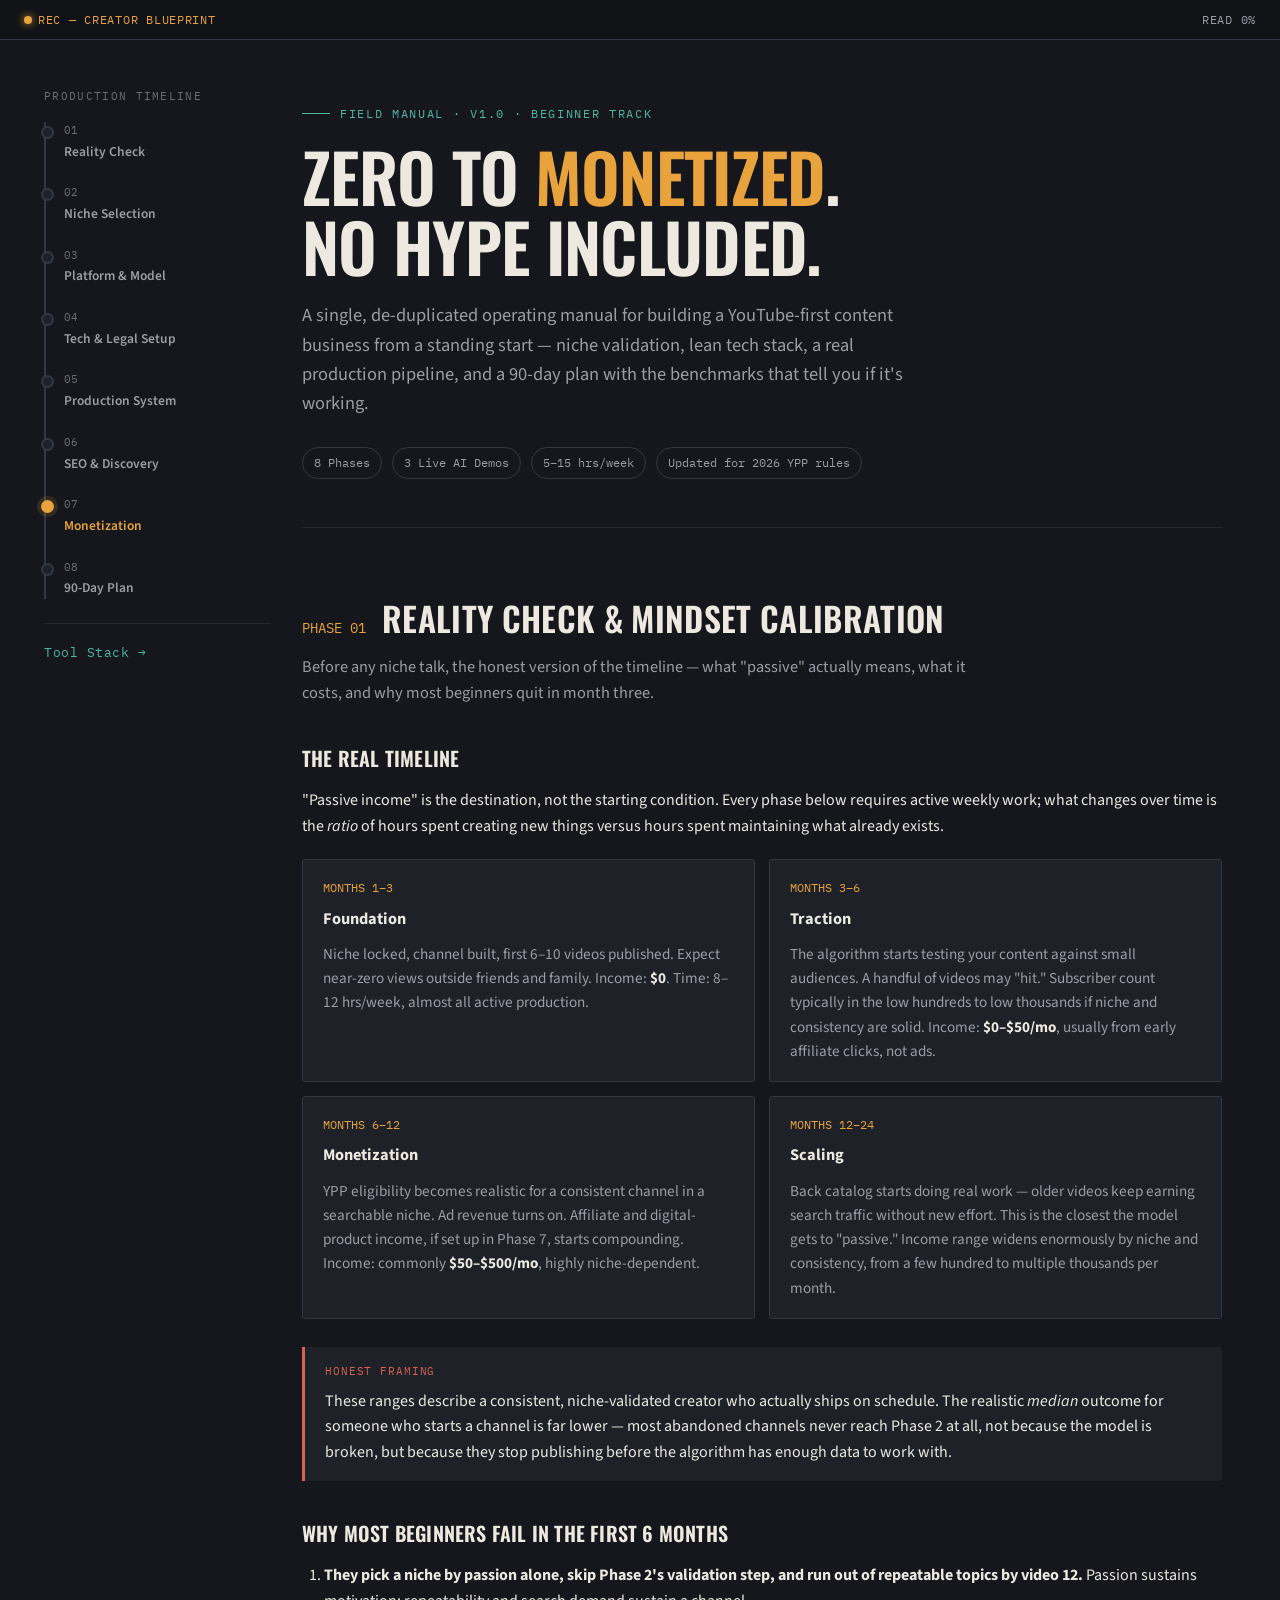
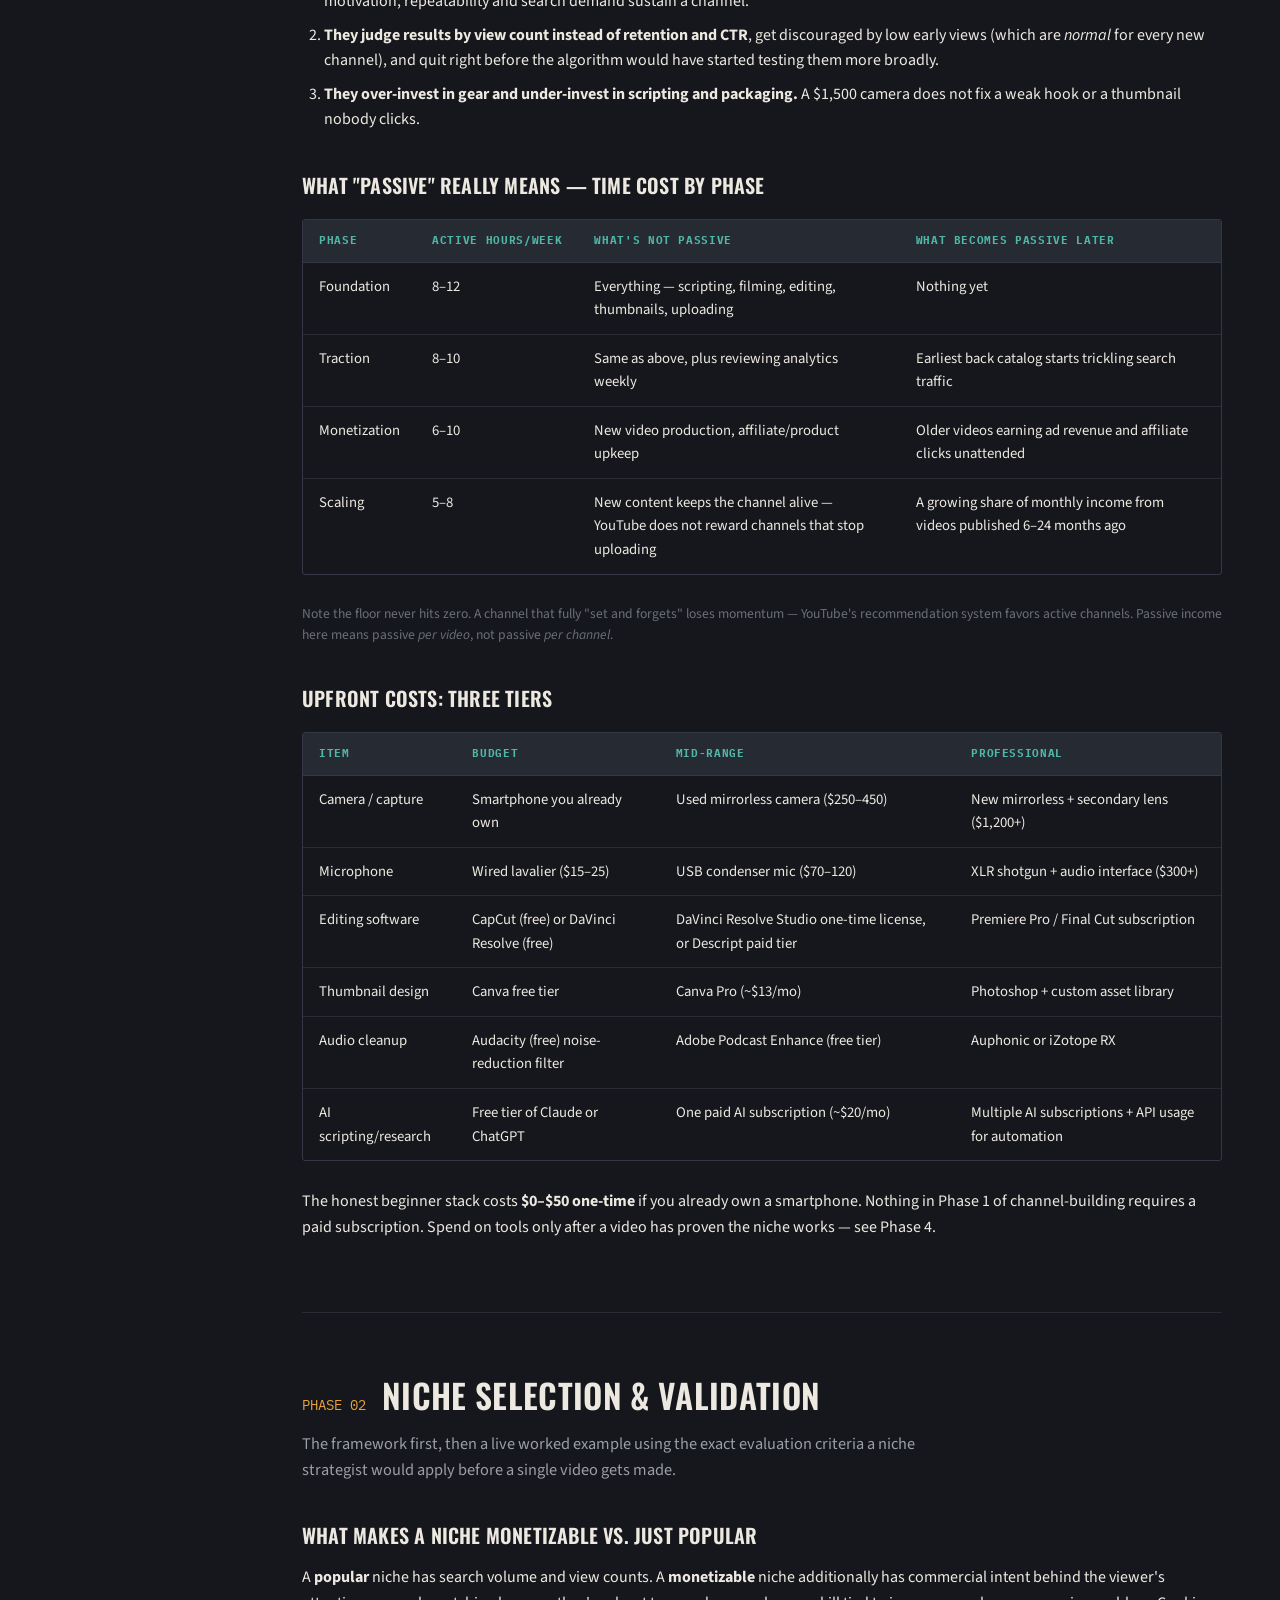
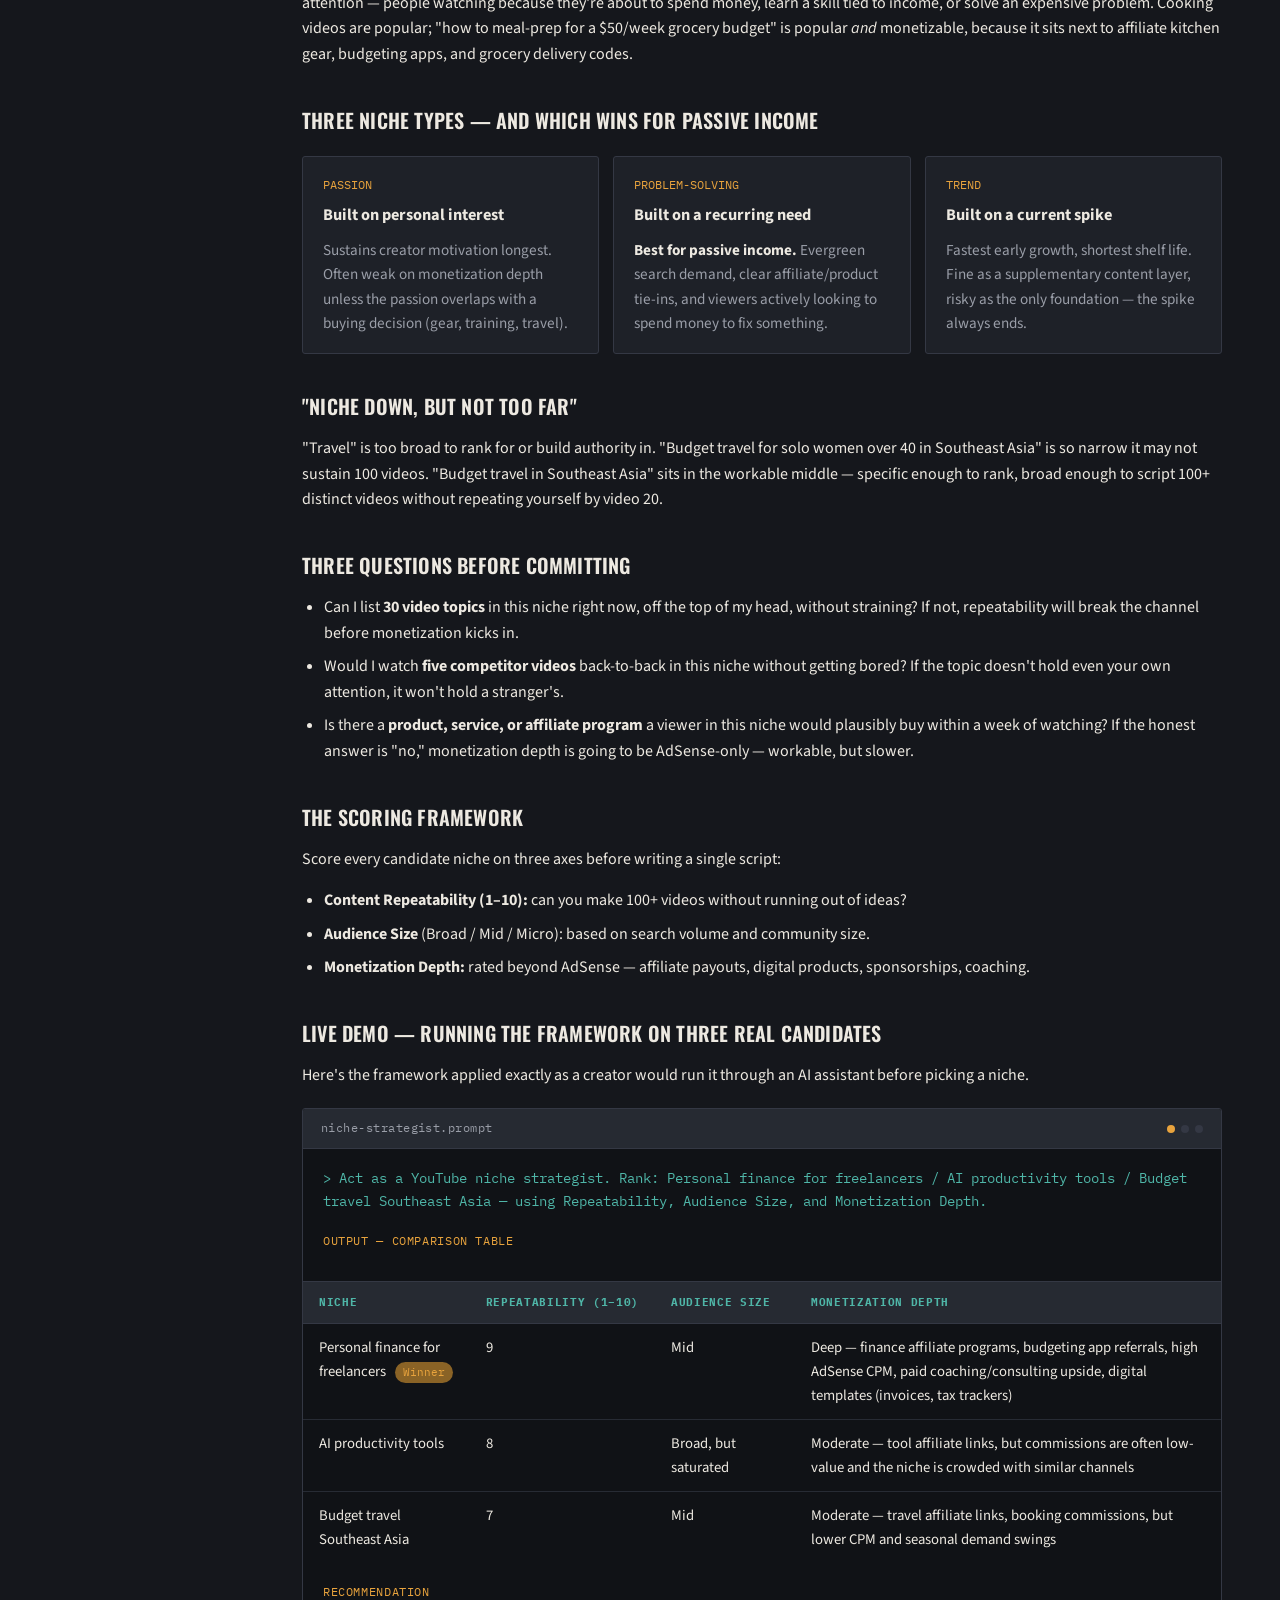
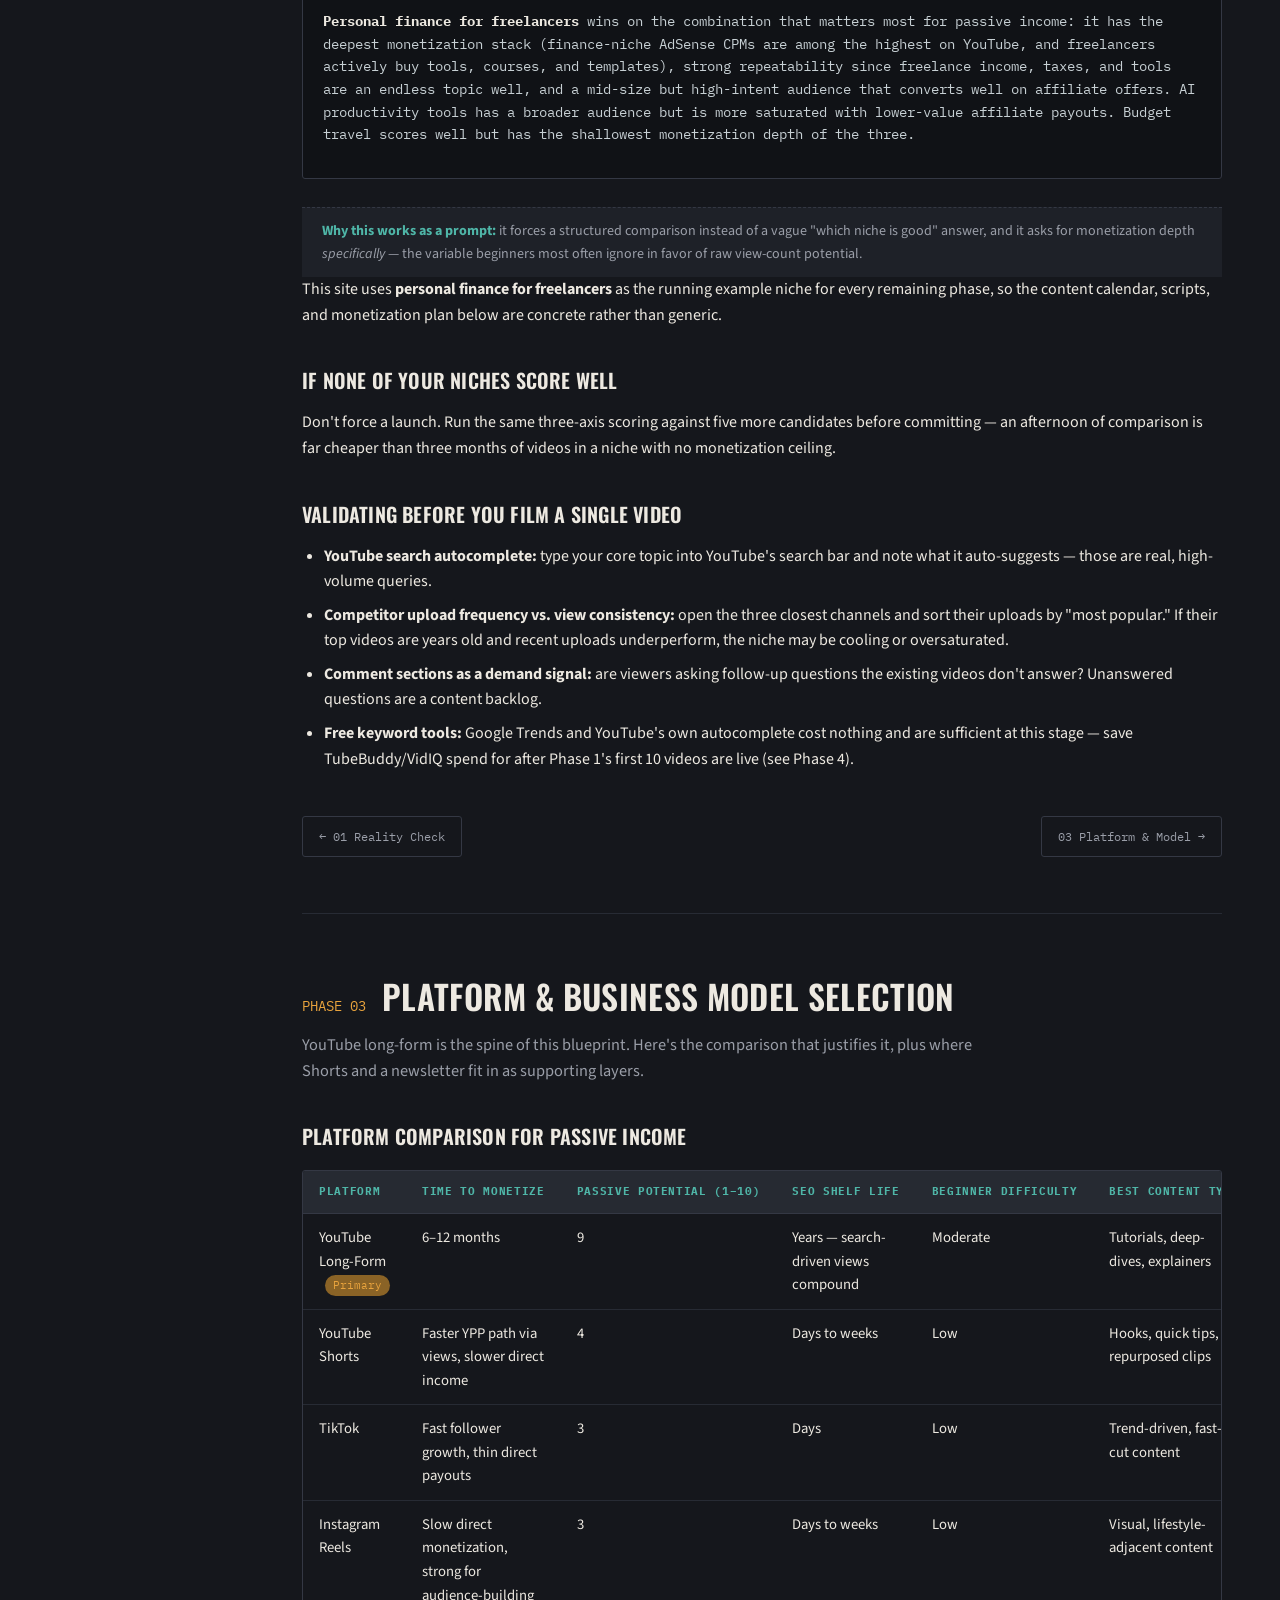
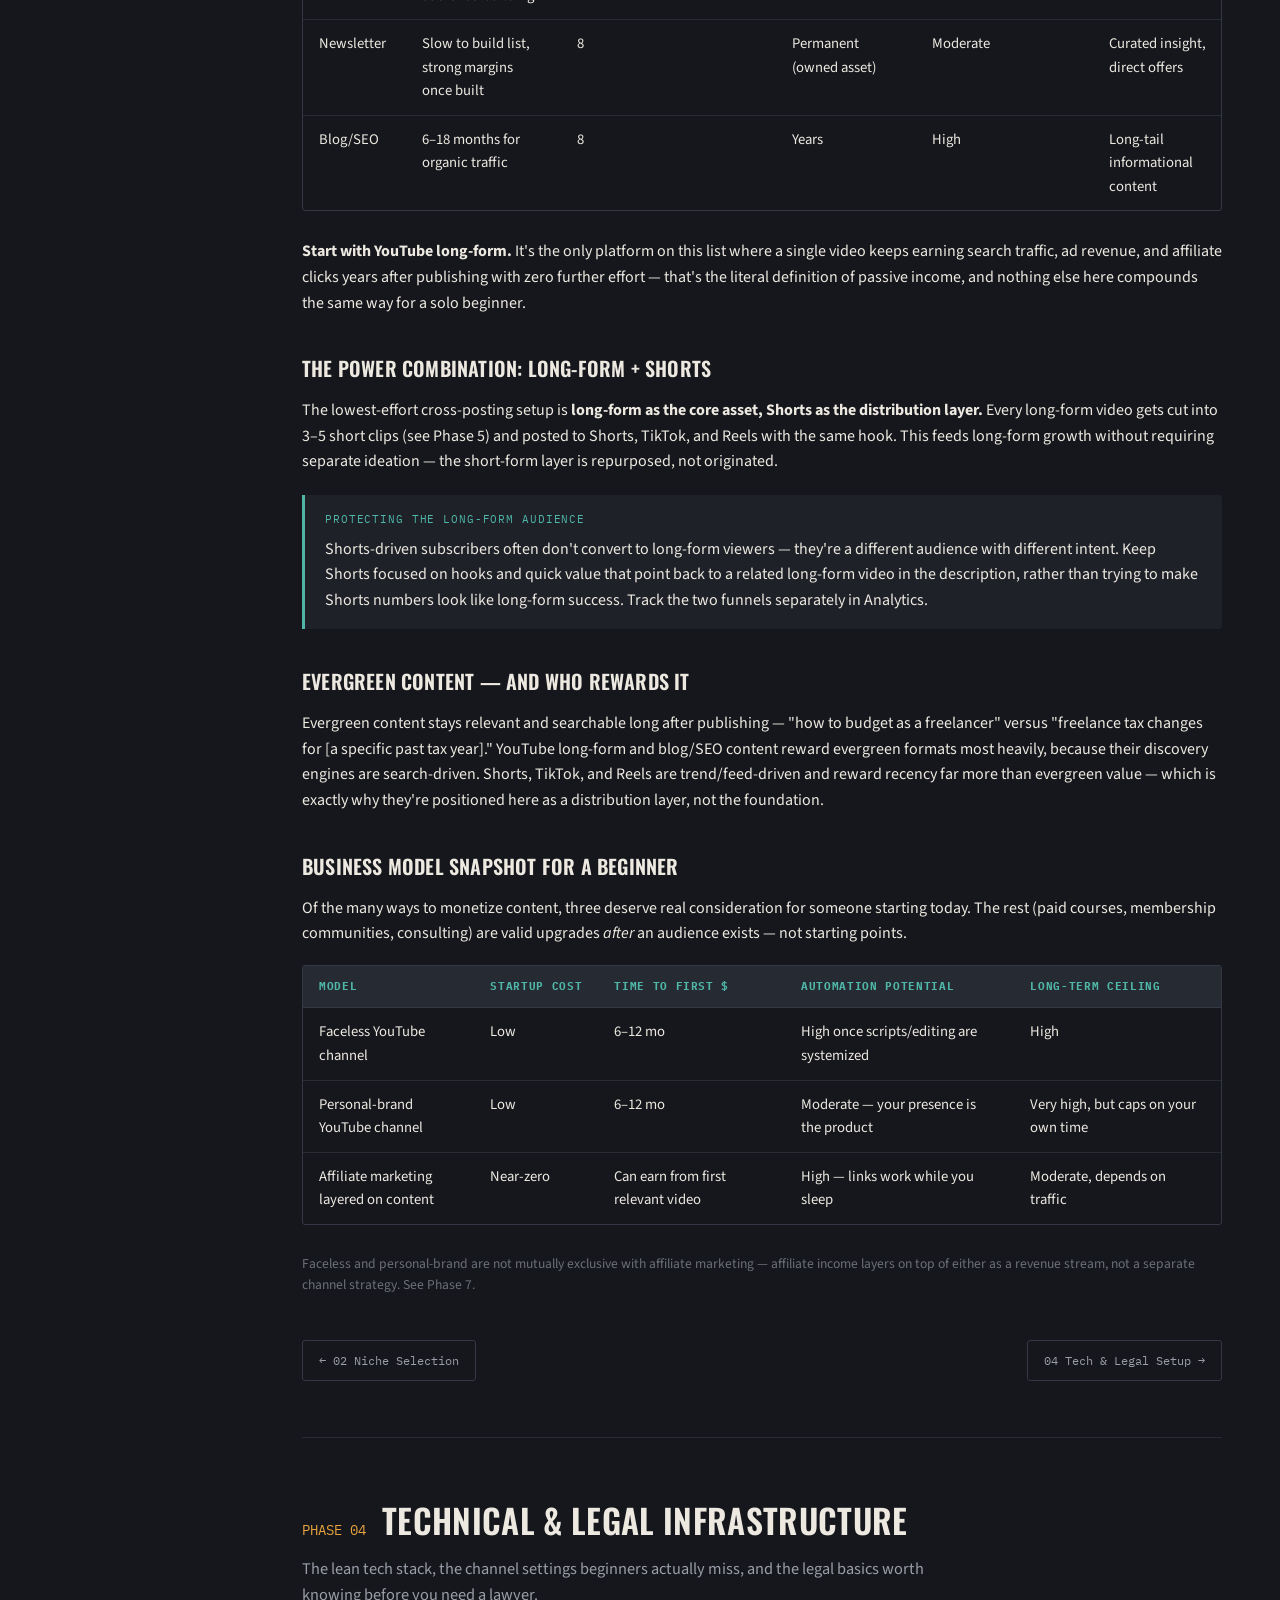
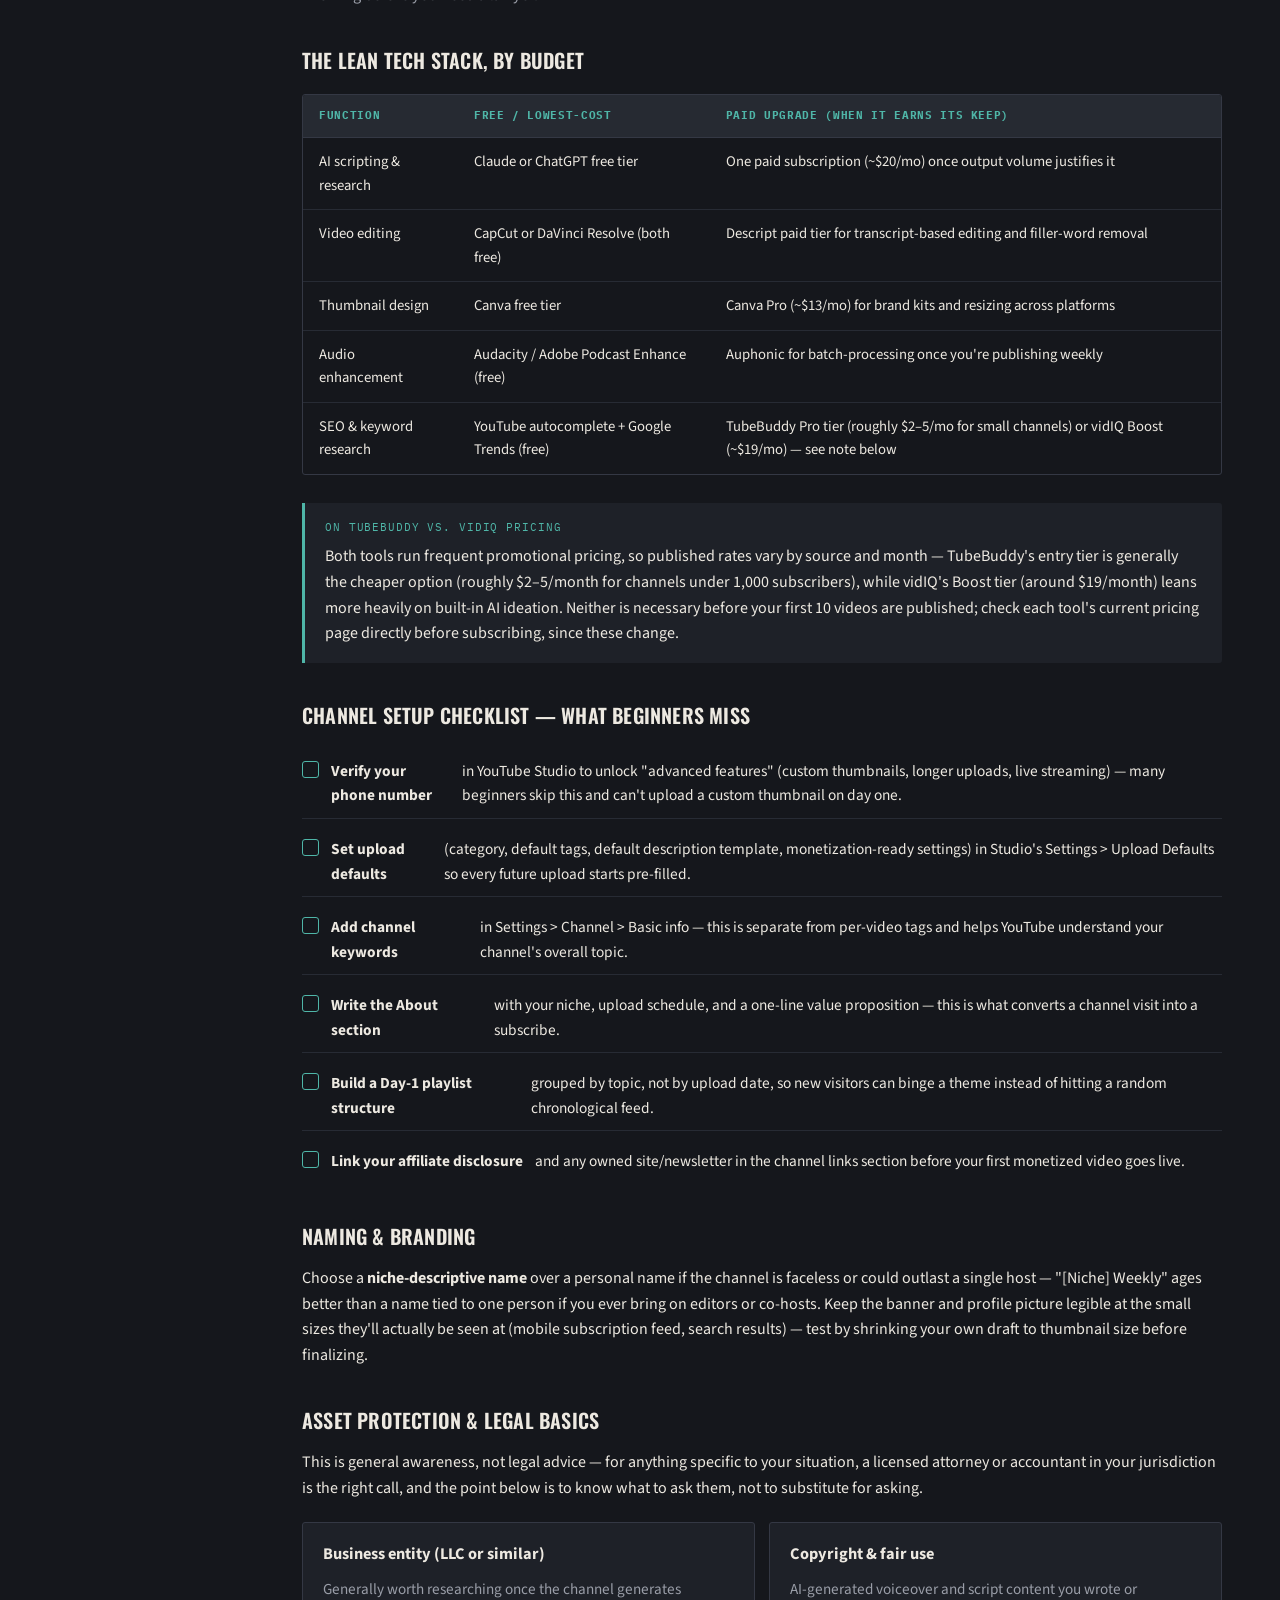
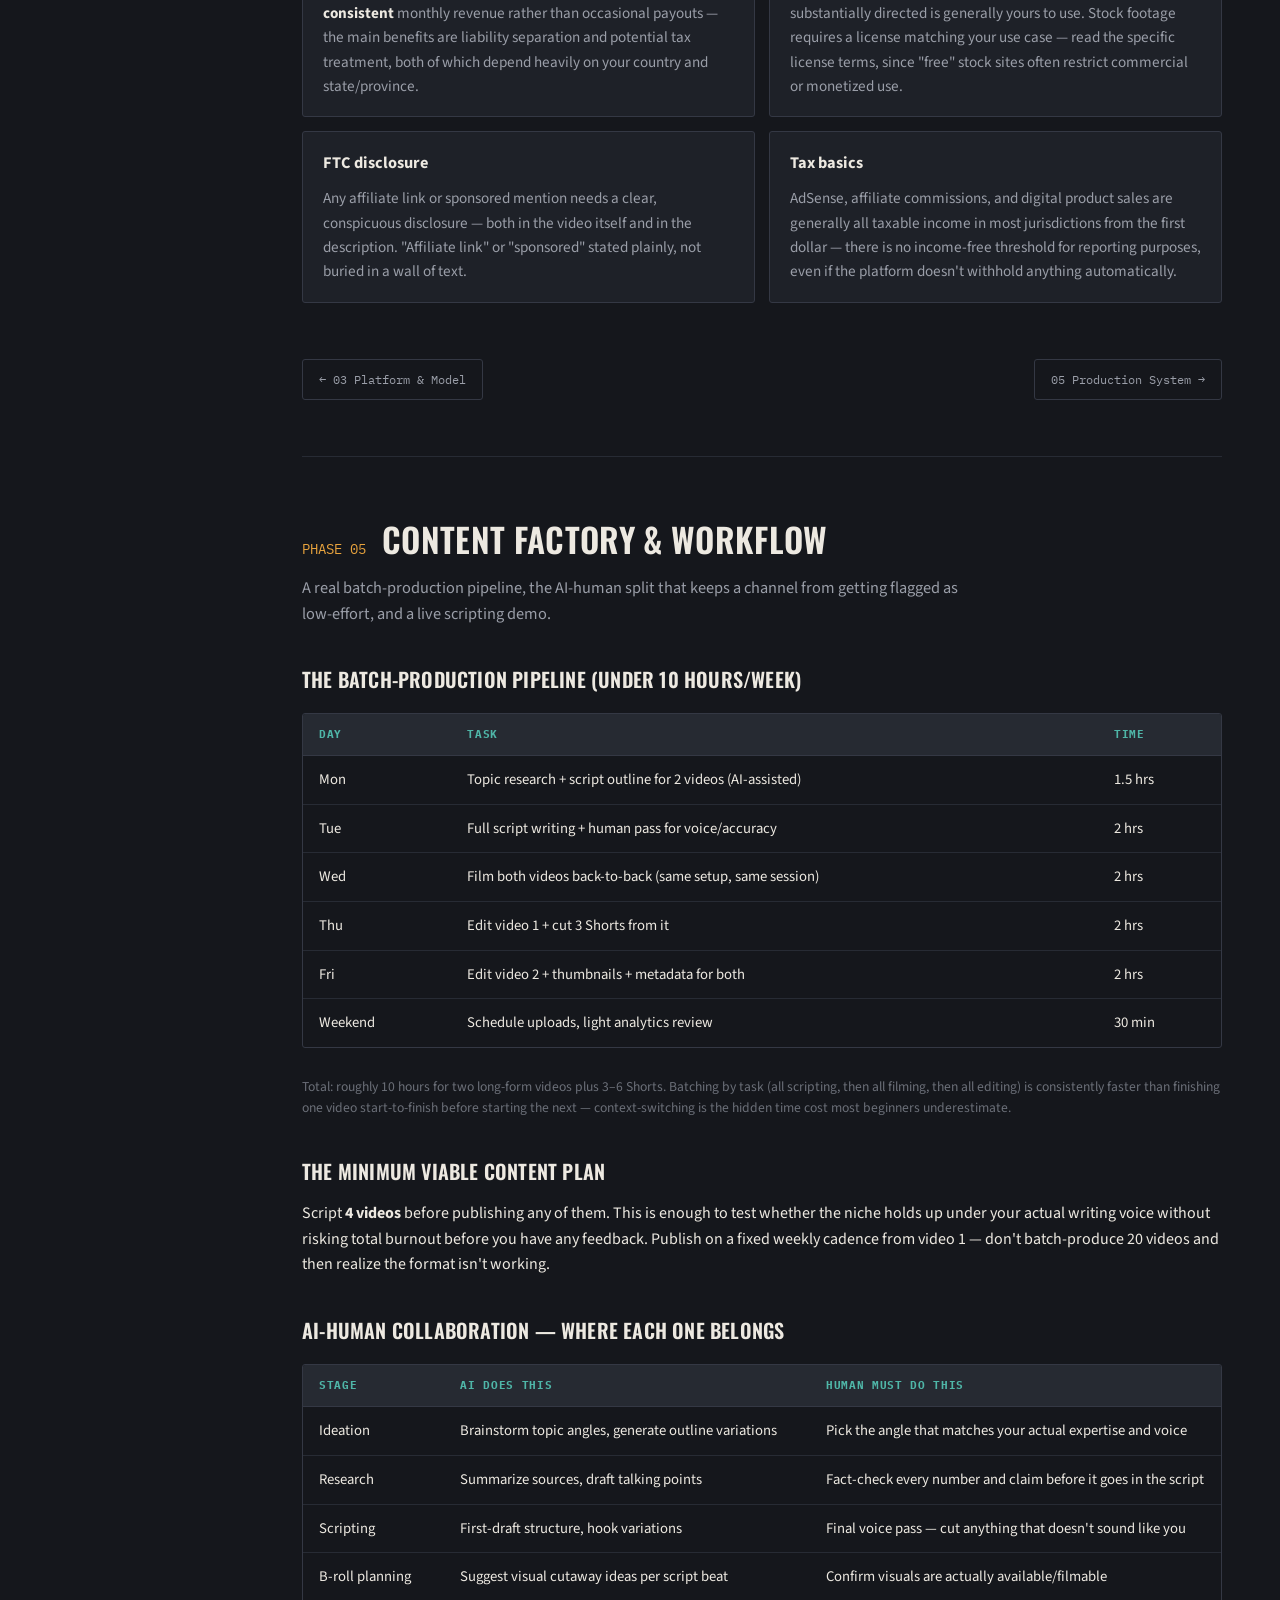
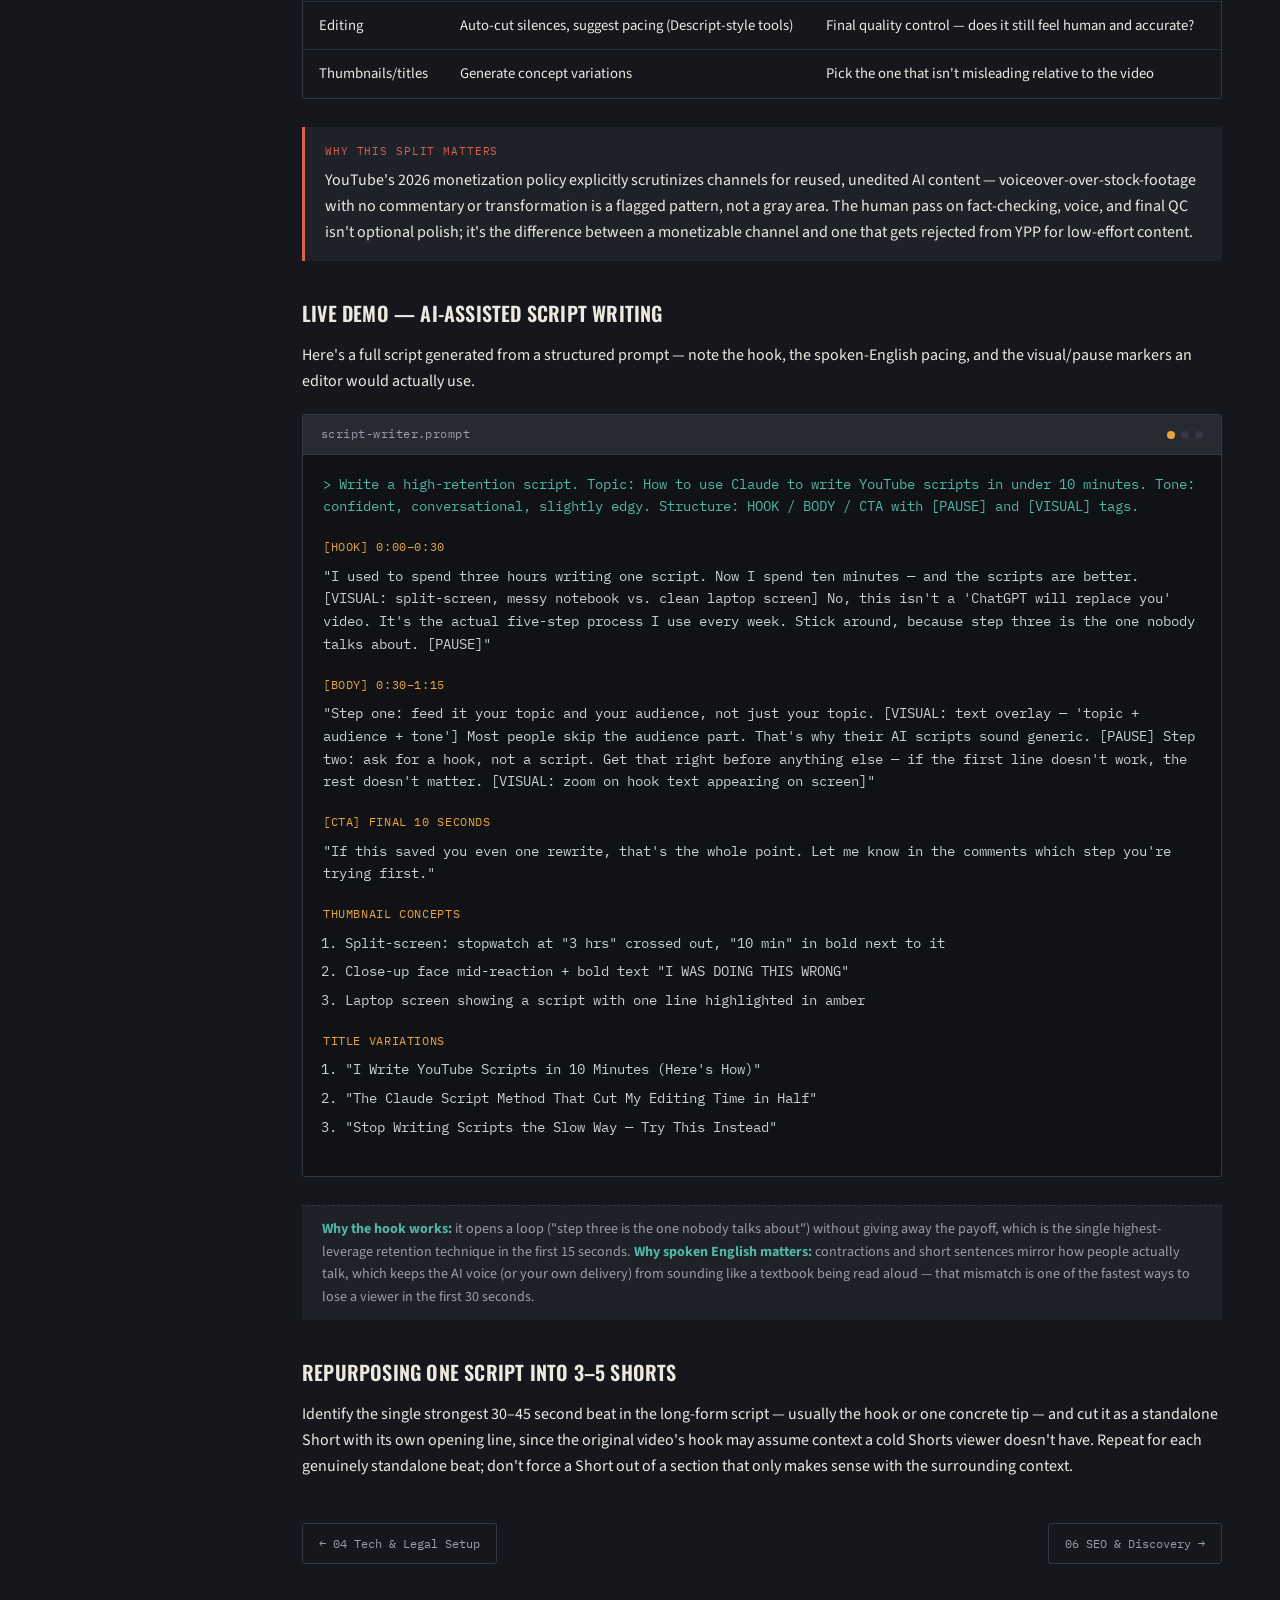
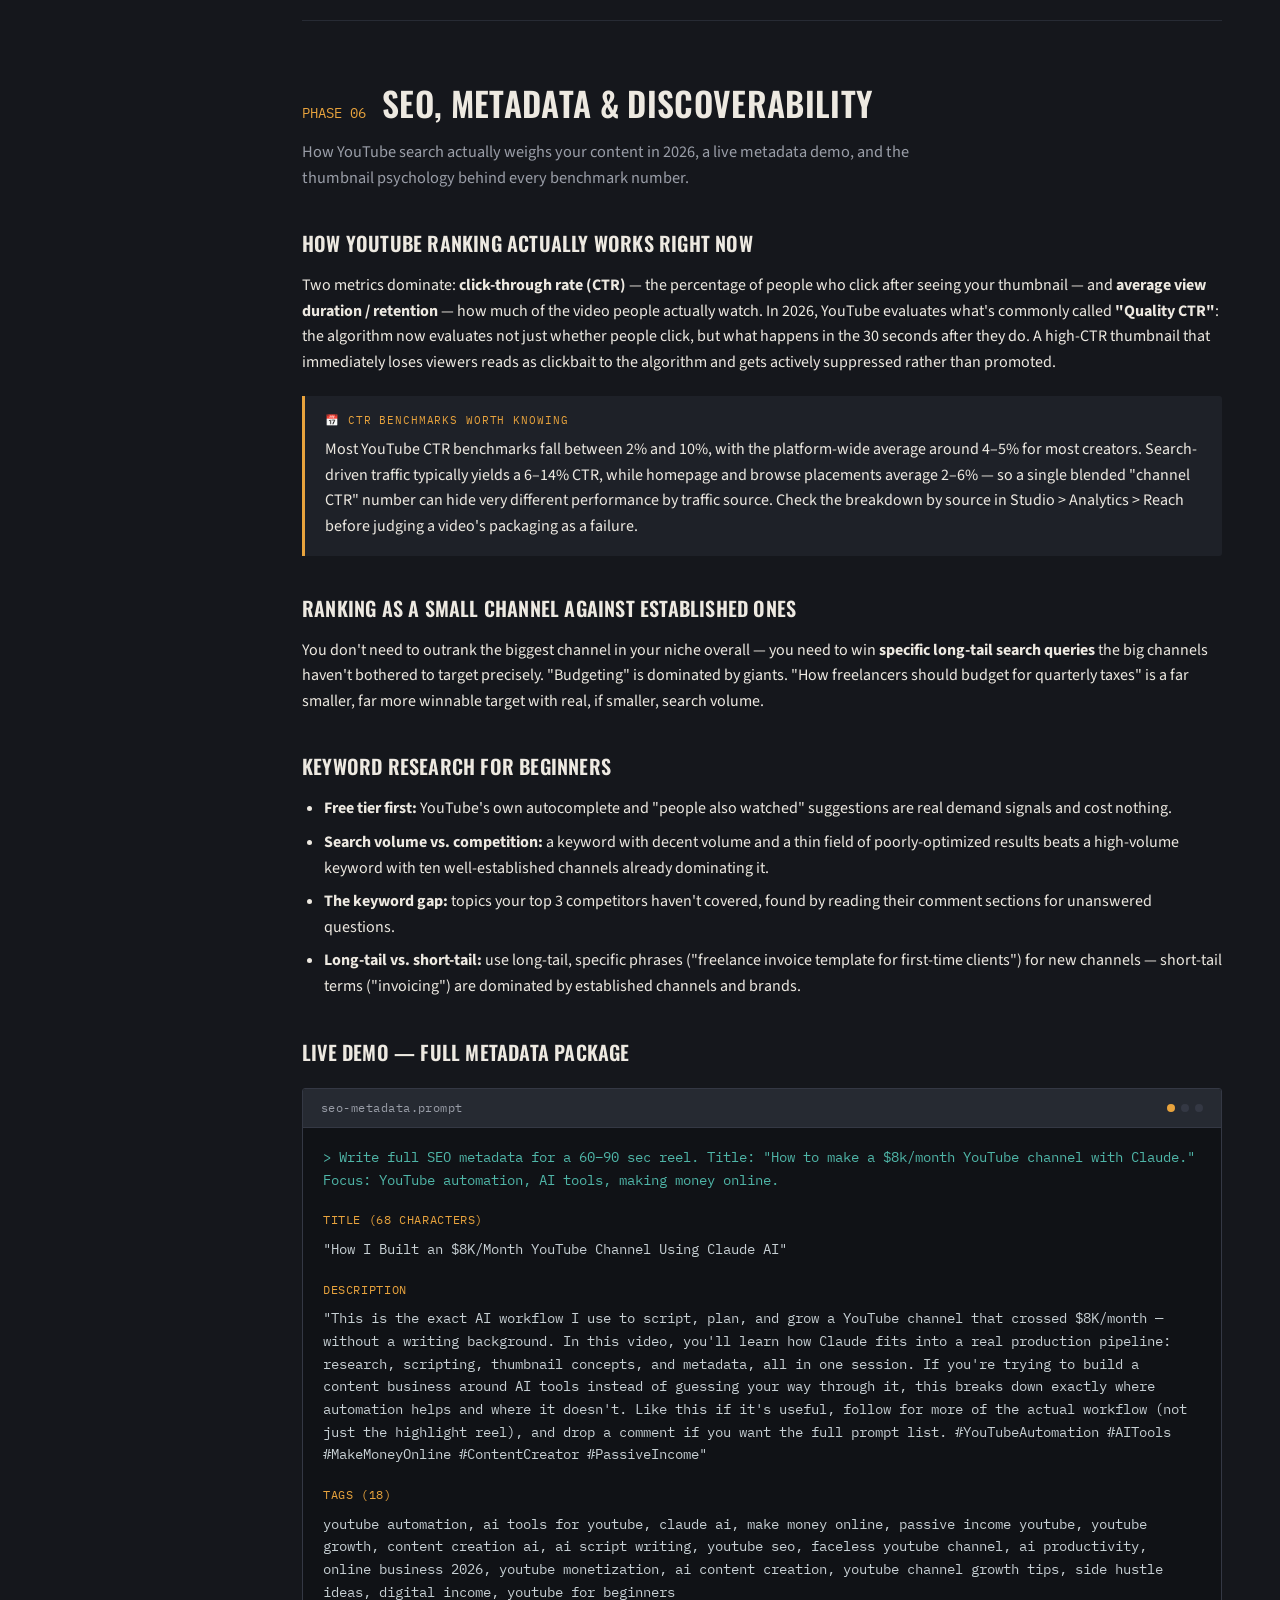
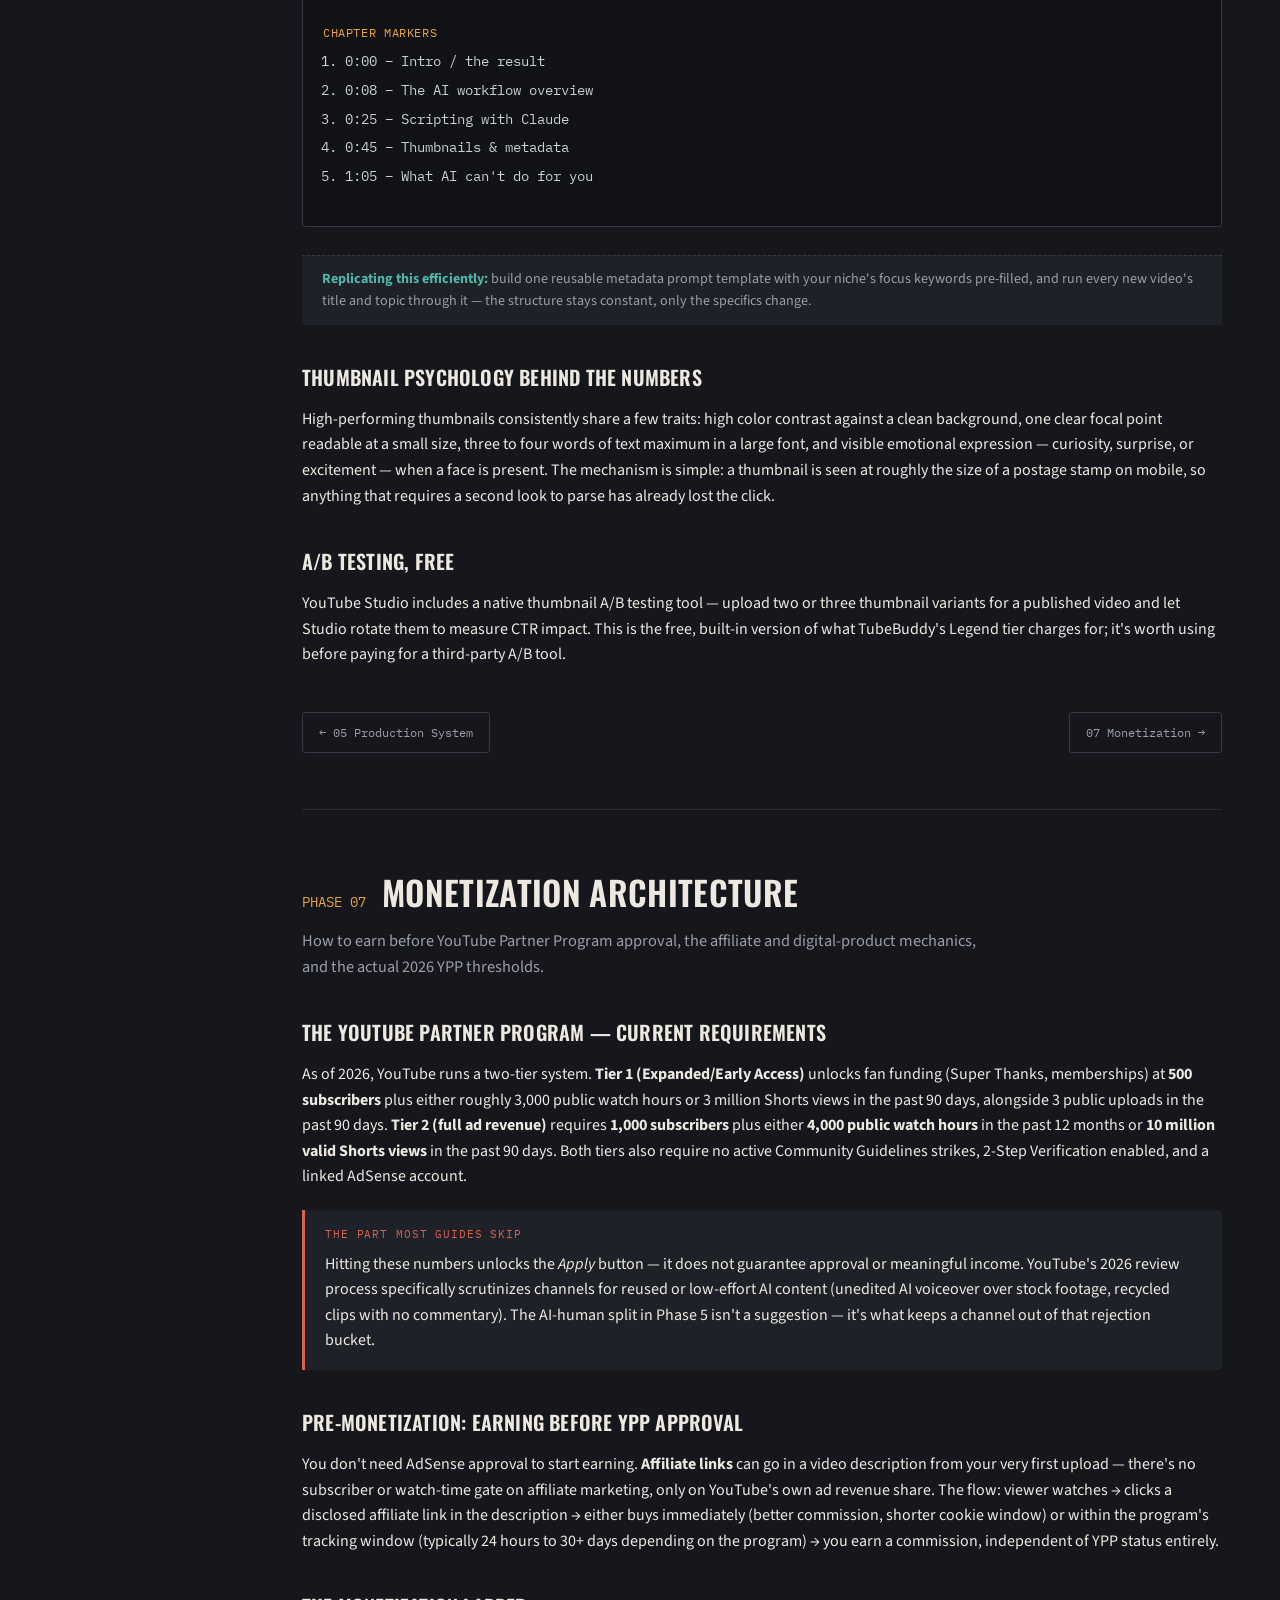
<file: index.html>
<!DOCTYPE html>
<html lang="en">
<head>
<meta charset="UTF-8">
<meta name="viewport" content="width=device-width, initial-scale=1.0">
<title>The Creator Blueprint — Zero to Monetized, Without the Hype</title>
<meta name="description" content="A no-fluff, phase-by-phase field manual for building a YouTube-first content business from zero: niche validation, tech stack, production system, monetization, and a 90-day plan.">
<link rel="preconnect" href="https://fonts.googleapis.com">
<link rel="preconnect" href="https://fonts.gstatic.com" crossorigin>
<link href="https://fonts.googleapis.com/css2?family=Oswald:wght@500;600;700&family=Source+Sans+3:wght@400;600;700&family=IBM+Plex+Mono:wght@400;500;600&display=swap" rel="stylesheet">
<link rel="stylesheet" href="css/styles.css">
</head>
<body>

<div class="timecode-strip">
  <span class="rec"><span class="rec-dot"></span> REC — CREATOR BLUEPRINT</span>
  <span class="progress-label" data-progress-label>READ 0%</span>
</div>

<details class="mobile-nav-toggle">
  <summary>Jump to phase</summary>
  <nav class="mobile-nav-list">
    <a href="#phase-1">01 — Reality Check</a>
    <a href="#phase-2">02 — Niche Selection</a>
    <a href="#phase-3">03 — Platform &amp; Model</a>
    <a href="#phase-4">04 — Tech &amp; Legal Setup</a>
    <a href="#phase-5">05 — Production System</a>
    <a href="#phase-6">06 — SEO &amp; Discoverability</a>
    <a href="#phase-7">07 — Monetization</a>
    <a href="#phase-8">08 — 90-Day Plan</a>
    <a href="tools.html">Tool Stack &rarr;</a>
  </nav>
</details>

<div class="shell">
  <aside class="scrubber" aria-label="Phase navigation">
    <p class="scrubber-title">Production Timeline</p>
    <div class="scrub-track">
      <div class="scrub-node active" data-target="phase-1"><span class="scrub-num">01</span><a href="#phase-1">Reality Check</a></div>
      <div class="scrub-node" data-target="phase-2"><span class="scrub-num">02</span><a href="#phase-2">Niche Selection</a></div>
      <div class="scrub-node" data-target="phase-3"><span class="scrub-num">03</span><a href="#phase-3">Platform &amp; Model</a></div>
      <div class="scrub-node" data-target="phase-4"><span class="scrub-num">04</span><a href="#phase-4">Tech &amp; Legal Setup</a></div>
      <div class="scrub-node" data-target="phase-5"><span class="scrub-num">05</span><a href="#phase-5">Production System</a></div>
      <div class="scrub-node" data-target="phase-6"><span class="scrub-num">06</span><a href="#phase-6">SEO &amp; Discovery</a></div>
      <div class="scrub-node" data-target="phase-7"><span class="scrub-num">07</span><a href="#phase-7">Monetization</a></div>
      <div class="scrub-node" data-target="phase-8"><span class="scrub-num">08</span><a href="#phase-8">90-Day Plan</a></div>
    </div>
    <a class="scrub-tools-link" href="tools.html">Tool Stack &rarr;</a>
  </aside>

  <main>
    <div class="container">

      <section class="hero">
        <p class="hero-eyebrow">Field Manual · v1.0 · Beginner Track</p>
        <h1>Zero to <em>Monetized</em>.<br>No Hype Included.</h1>
        <p class="hero-sub">A single, de-duplicated operating manual for building a YouTube-first content business from a standing start — niche validation, lean tech stack, a real production pipeline, and a 90-day plan with the benchmarks that tell you if it's working.</p>
        <div class="hero-meta">
          <span class="meta-chip">8 Phases</span>
          <span class="meta-chip">3 Live AI Demos</span>
          <span class="meta-chip">5–15 hrs/week</span>
          <span class="meta-chip">Updated for 2026 YPP rules</span>
        </div>
      </section>

      <!-- ============================================================
           PHASE 1 — REALITY CHECK
      ============================================================= -->
      <section class="phase-section" id="phase-1">
        <div class="phase-head">
          <span class="phase-num">PHASE 01</span>
          <h2>Reality Check &amp; Mindset Calibration</h2>
        </div>
        <p class="phase-dek">Before any niche talk, the honest version of the timeline — what "passive" actually means, what it costs, and why most beginners quit in month three.</p>

        <h3>The Real Timeline</h3>
        <p>"Passive income" is the destination, not the starting condition. Every phase below requires active weekly work; what changes over time is the <em>ratio</em> of hours spent creating new things versus hours spent maintaining what already exists.</p>

        <div class="card-grid cols-2">
          <div class="card">
            <span class="card-num">MONTHS 1–3</span>
            <h4>Foundation</h4>
            <p>Niche locked, channel built, first 6–10 videos published. Expect near-zero views outside friends and family. Income: <strong>$0</strong>. Time: 8–12 hrs/week, almost all active production.</p>
          </div>
          <div class="card">
            <span class="card-num">MONTHS 3–6</span>
            <h4>Traction</h4>
            <p>The algorithm starts testing your content against small audiences. A handful of videos may "hit." Subscriber count typically in the low hundreds to low thousands if niche and consistency are solid. Income: <strong>$0–$50/mo</strong>, usually from early affiliate clicks, not ads.</p>
          </div>
          <div class="card">
            <span class="card-num">MONTHS 6–12</span>
            <h4>Monetization</h4>
            <p>YPP eligibility becomes realistic for a consistent channel in a searchable niche. Ad revenue turns on. Affiliate and digital-product income, if set up in Phase 7, starts compounding. Income: commonly <strong>$50–$500/mo</strong>, highly niche-dependent.</p>
          </div>
          <div class="card">
            <span class="card-num">MONTHS 12–24</span>
            <h4>Scaling</h4>
            <p>Back catalog starts doing real work — older videos keep earning search traffic without new effort. This is the closest the model gets to "passive." Income range widens enormously by niche and consistency, from a few hundred to multiple thousands per month.</p>
          </div>
        </div>

        <div class="callout warn">
          <span class="callout-label">Honest framing</span>
          <p>These ranges describe a consistent, niche-validated creator who actually ships on schedule. The realistic <em>median</em> outcome for someone who starts a channel is far lower — most abandoned channels never reach Phase 2 at all, not because the model is broken, but because they stop publishing before the algorithm has enough data to work with.</p>
        </div>

        <h3>Why Most Beginners Fail in the First 6 Months</h3>
        <ol>
          <li><strong>They pick a niche by passion alone, skip Phase 2's validation step, and run out of repeatable topics by video 12.</strong> Passion sustains motivation; repeatability and search demand sustain a channel.</li>
          <li><strong>They judge results by view count instead of retention and CTR</strong>, get discouraged by low early views (which are <em>normal</em> for every new channel), and quit right before the algorithm would have started testing them more broadly.</li>
          <li><strong>They over-invest in gear and under-invest in scripting and packaging.</strong> A $1,500 camera does not fix a weak hook or a thumbnail nobody clicks.</li>
        </ol>

        <h3>What "Passive" Really Means — Time Cost By Phase</h3>
        <div class="table-wrap">
          <table>
            <thead>
              <tr><th>Phase</th><th>Active hours/week</th><th>What's NOT passive</th><th>What becomes passive later</th></tr>
            </thead>
            <tbody>
              <tr><td>Foundation</td><td>8–12</td><td>Everything — scripting, filming, editing, thumbnails, uploading</td><td>Nothing yet</td></tr>
              <tr><td>Traction</td><td>8–10</td><td>Same as above, plus reviewing analytics weekly</td><td>Earliest back catalog starts trickling search traffic</td></tr>
              <tr><td>Monetization</td><td>6–10</td><td>New video production, affiliate/product upkeep</td><td>Older videos earning ad revenue and affiliate clicks unattended</td></tr>
              <tr><td>Scaling</td><td>5–8</td><td>New content keeps the channel alive — YouTube does not reward channels that stop uploading</td><td>A growing share of monthly income from videos published 6–24 months ago</td></tr>
            </tbody>
          </table>
        </div>
        <p class="small-note">Note the floor never hits zero. A channel that fully "set and forgets" loses momentum — YouTube's recommendation system favors active channels. Passive income here means passive <em>per video</em>, not passive <em>per channel</em>.</p>

        <h3>Upfront Costs: Three Tiers</h3>
        <div class="table-wrap">
          <table>
            <thead>
              <tr><th>Item</th><th>Budget</th><th>Mid-Range</th><th>Professional</th></tr>
            </thead>
            <tbody>
              <tr><td>Camera / capture</td><td>Smartphone you already own</td><td>Used mirrorless camera ($250–450)</td><td>New mirrorless + secondary lens ($1,200+)</td></tr>
              <tr><td>Microphone</td><td>Wired lavalier ($15–25)</td><td>USB condenser mic ($70–120)</td><td>XLR shotgun + audio interface ($300+)</td></tr>
              <tr><td>Editing software</td><td>CapCut (free) or DaVinci Resolve (free)</td><td>DaVinci Resolve Studio one-time license, or Descript paid tier</td><td>Premiere Pro / Final Cut subscription</td></tr>
              <tr><td>Thumbnail design</td><td>Canva free tier</td><td>Canva Pro (~$13/mo)</td><td>Photoshop + custom asset library</td></tr>
              <tr><td>Audio cleanup</td><td>Audacity (free) noise-reduction filter</td><td>Adobe Podcast Enhance (free tier)</td><td>Auphonic or iZotope RX</td></tr>
              <tr><td>AI scripting/research</td><td>Free tier of Claude or ChatGPT</td><td>One paid AI subscription (~$20/mo)</td><td>Multiple AI subscriptions + API usage for automation</td></tr>
            </tbody>
          </table>
        </div>
        <p>The honest beginner stack costs <strong>$0–$50 one-time</strong> if you already own a smartphone. Nothing in Phase 1 of channel-building requires a paid subscription. Spend on tools only after a video has proven the niche works — see Phase 4.</p>
      </section>

      <!-- ============================================================
           PHASE 2 — NICHE SELECTION
      ============================================================= -->
      <section class="phase-section" id="phase-2">
        <div class="phase-head">
          <span class="phase-num">PHASE 02</span>
          <h2>Niche Selection &amp; Validation</h2>
        </div>
        <p class="phase-dek">The framework first, then a live worked example using the exact evaluation criteria a niche strategist would apply before a single video gets made.</p>

        <h3>What Makes a Niche Monetizable vs. Just Popular</h3>
        <p>A <strong>popular</strong> niche has search volume and view counts. A <strong>monetizable</strong> niche additionally has commercial intent behind the viewer's attention — people watching because they're about to spend money, learn a skill tied to income, or solve an expensive problem. Cooking videos are popular; "how to meal-prep for a $50/week grocery budget" is popular <em>and</em> monetizable, because it sits next to affiliate kitchen gear, budgeting apps, and grocery delivery codes.</p>

        <h3>Three Niche Types — and Which Wins for Passive Income</h3>
        <div class="card-grid cols-3">
          <div class="card">
            <span class="card-num">PASSION</span>
            <h4>Built on personal interest</h4>
            <p>Sustains creator motivation longest. Often weak on monetization depth unless the passion overlaps with a buying decision (gear, training, travel).</p>
          </div>
          <div class="card">
            <span class="card-num">PROBLEM-SOLVING</span>
            <h4>Built on a recurring need</h4>
            <p><strong>Best for passive income.</strong> Evergreen search demand, clear affiliate/product tie-ins, and viewers actively looking to spend money to fix something.</p>
          </div>
          <div class="card">
            <span class="card-num">TREND</span>
            <h4>Built on a current spike</h4>
            <p>Fastest early growth, shortest shelf life. Fine as a supplementary content layer, risky as the only foundation — the spike always ends.</p>
          </div>
        </div>

        <h3>"Niche Down, But Not Too Far"</h3>
        <p>"Travel" is too broad to rank for or build authority in. "Budget travel for solo women over 40 in Southeast Asia" is so narrow it may not sustain 100 videos. "Budget travel in Southeast Asia" sits in the workable middle — specific enough to rank, broad enough to script 100+ distinct videos without repeating yourself by video 20.</p>

        <h3>Three Questions Before Committing</h3>
        <ul>
          <li>Can I list <strong>30 video topics</strong> in this niche right now, off the top of my head, without straining? If not, repeatability will break the channel before monetization kicks in.</li>
          <li>Would I watch <strong>five competitor videos</strong> back-to-back in this niche without getting bored? If the topic doesn't hold even your own attention, it won't hold a stranger's.</li>
          <li>Is there a <strong>product, service, or affiliate program</strong> a viewer in this niche would plausibly buy within a week of watching? If the honest answer is "no," monetization depth is going to be AdSense-only — workable, but slower.</li>
        </ul>

        <h3>The Scoring Framework</h3>
        <p>Score every candidate niche on three axes before writing a single script:</p>
        <ul>
          <li><strong>Content Repeatability (1–10):</strong> can you make 100+ videos without running out of ideas?</li>
          <li><strong>Audience Size</strong> (Broad / Mid / Micro): based on search volume and community size.</li>
          <li><strong>Monetization Depth:</strong> rated beyond AdSense — affiliate payouts, digital products, sponsorships, coaching.</li>
        </ul>

        <h3>Live Demo — Running the Framework on Three Real Candidates</h3>
        <p>Here's the framework applied exactly as a creator would run it through an AI assistant before picking a niche.</p>

        <div class="console">
          <div class="console-head">
            <span>niche-strategist.prompt</span>
            <span class="dots"><span class="dot live"></span><span class="dot"></span><span class="dot"></span></span>
          </div>
          <div class="console-body">
            <span class="prompt-line">&gt; Act as a YouTube niche strategist. Rank: Personal finance for freelancers / AI productivity tools / Budget travel Southeast Asia — using Repeatability, Audience Size, and Monetization Depth.</span>

            <span class="out-label">Output — Comparison Table</span>
          </div>
          <div class="table-wrap" style="margin: 0; border: none; border-top: 1px solid var(--line); border-radius: 0;">
            <table>
              <thead>
                <tr><th>Niche</th><th>Repeatability (1–10)</th><th>Audience Size</th><th>Monetization Depth</th></tr>
              </thead>
              <tbody>
                <tr>
                  <td class="winner">Personal finance for freelancers <span class="badge amber">Winner</span></td>
                  <td>9</td>
                  <td>Mid</td>
                  <td>Deep — finance affiliate programs, budgeting app referrals, high AdSense CPM, paid coaching/consulting upside, digital templates (invoices, tax trackers)</td>
                </tr>
                <tr>
                  <td>AI productivity tools</td>
                  <td>8</td>
                  <td>Broad, but saturated</td>
                  <td>Moderate — tool affiliate links, but commissions are often low-value and the niche is crowded with similar channels</td>
                </tr>
                <tr>
                  <td>Budget travel Southeast Asia</td>
                  <td>7</td>
                  <td>Mid</td>
                  <td>Moderate — travel affiliate links, booking commissions, but lower CPM and seasonal demand swings</td>
                </tr>
              </tbody>
            </table>
          </div>
          <div class="console-body">
            <span class="out-label">Recommendation</span>
            <p><strong>Personal finance for freelancers</strong> wins on the combination that matters most for passive income: it has the deepest monetization stack (finance-niche AdSense CPMs are among the highest on YouTube, and freelancers actively buy tools, courses, and templates), strong repeatability since freelance income, taxes, and tools are an endless topic well, and a mid-size but high-intent audience that converts well on affiliate offers. AI productivity tools has a broader audience but is more saturated with lower-value affiliate payouts. Budget travel scores well but has the shallowest monetization depth of the three.</p>
          </div>
        </div>

        <div class="console-note"><strong>Why this works as a prompt:</strong> it forces a structured comparison instead of a vague "which niche is good" answer, and it asks for monetization depth <em>specifically</em> — the variable beginners most often ignore in favor of raw view-count potential.</div>

        <p>This site uses <strong>personal finance for freelancers</strong> as the running example niche for every remaining phase, so the content calendar, scripts, and monetization plan below are concrete rather than generic.</p>

        <h3>If None of Your Niches Score Well</h3>
        <p>Don't force a launch. Run the same three-axis scoring against five more candidates before committing — an afternoon of comparison is far cheaper than three months of videos in a niche with no monetization ceiling.</p>

        <h3>Validating Before You Film a Single Video</h3>
        <ul>
          <li><strong>YouTube search autocomplete:</strong> type your core topic into YouTube's search bar and note what it auto-suggests — those are real, high-volume queries.</li>
          <li><strong>Competitor upload frequency vs. view consistency:</strong> open the three closest channels and sort their uploads by "most popular." If their top videos are years old and recent uploads underperform, the niche may be cooling or oversaturated.</li>
          <li><strong>Comment sections as a demand signal:</strong> are viewers asking follow-up questions the existing videos don't answer? Unanswered questions are a content backlog.</li>
          <li><strong>Free keyword tools:</strong> Google Trends and YouTube's own autocomplete cost nothing and are sufficient at this stage — save TubeBuddy/VidIQ spend for after Phase 1's first 10 videos are live (see Phase 4).</li>
        </ul>

        <div class="phase-nav">
          <a href="#phase-1">&larr; 01 Reality Check</a>
          <a href="#phase-3">03 Platform &amp; Model &rarr;</a>
        </div>
      </section>

      <!-- ============================================================
           PHASE 3 — PLATFORM & BUSINESS MODEL
      ============================================================= -->
      <section class="phase-section" id="phase-3">
        <div class="phase-head">
          <span class="phase-num">PHASE 03</span>
          <h2>Platform &amp; Business Model Selection</h2>
        </div>
        <p class="phase-dek">YouTube long-form is the spine of this blueprint. Here's the comparison that justifies it, plus where Shorts and a newsletter fit in as supporting layers.</p>

        <h3>Platform Comparison for Passive Income</h3>
        <div class="table-wrap">
          <table>
            <thead>
              <tr><th>Platform</th><th>Time to Monetize</th><th>Passive Potential (1–10)</th><th>SEO Shelf Life</th><th>Beginner Difficulty</th><th>Best Content Type</th></tr>
            </thead>
            <tbody>
              <tr>
                <td class="winner">YouTube Long-Form <span class="badge amber">Primary</span></td>
                <td>6–12 months</td>
                <td>9</td>
                <td>Years — search-driven views compound</td>
                <td>Moderate</td>
                <td>Tutorials, deep-dives, explainers</td>
              </tr>
              <tr>
                <td>YouTube Shorts</td>
                <td>Faster YPP path via views, slower direct income</td>
                <td>4</td>
                <td>Days to weeks</td>
                <td>Low</td>
                <td>Hooks, quick tips, repurposed clips</td>
              </tr>
              <tr>
                <td>TikTok</td>
                <td>Fast follower growth, thin direct payouts</td>
                <td>3</td>
                <td>Days</td>
                <td>Low</td>
                <td>Trend-driven, fast-cut content</td>
              </tr>
              <tr>
                <td>Instagram Reels</td>
                <td>Slow direct monetization, strong for audience-building</td>
                <td>3</td>
                <td>Days to weeks</td>
                <td>Low</td>
                <td>Visual, lifestyle-adjacent content</td>
              </tr>
              <tr>
                <td>Newsletter</td>
                <td>Slow to build list, strong margins once built</td>
                <td>8</td>
                <td>Permanent (owned asset)</td>
                <td>Moderate</td>
                <td>Curated insight, direct offers</td>
              </tr>
              <tr>
                <td>Blog/SEO</td>
                <td>6–18 months for organic traffic</td>
                <td>8</td>
                <td>Years</td>
                <td>High</td>
                <td>Long-tail informational content</td>
              </tr>
            </tbody>
          </table>
        </div>

        <p><strong>Start with YouTube long-form.</strong> It's the only platform on this list where a single video keeps earning search traffic, ad revenue, and affiliate clicks years after publishing with zero further effort — that's the literal definition of passive income, and nothing else here compounds the same way for a solo beginner.</p>

        <h3>The Power Combination: Long-Form + Shorts</h3>
        <p>The lowest-effort cross-posting setup is <strong>long-form as the core asset, Shorts as the distribution layer.</strong> Every long-form video gets cut into 3–5 short clips (see Phase 5) and posted to Shorts, TikTok, and Reels with the same hook. This feeds long-form growth without requiring separate ideation — the short-form layer is repurposed, not originated.</p>

        <div class="callout">
          <span class="callout-label">Protecting the long-form audience</span>
          <p>Shorts-driven subscribers often don't convert to long-form viewers — they're a different audience with different intent. Keep Shorts focused on hooks and quick value that point back to a related long-form video in the description, rather than trying to make Shorts numbers look like long-form success. Track the two funnels separately in Analytics.</p>
        </div>

        <h3>Evergreen Content — and Who Rewards It</h3>
        <p>Evergreen content stays relevant and searchable long after publishing — "how to budget as a freelancer" versus "freelance tax changes for [a specific past tax year]." YouTube long-form and blog/SEO content reward evergreen formats most heavily, because their discovery engines are search-driven. Shorts, TikTok, and Reels are trend/feed-driven and reward recency far more than evergreen value — which is exactly why they're positioned here as a distribution layer, not the foundation.</p>

        <h3>Business Model Snapshot for a Beginner</h3>
        <p>Of the many ways to monetize content, three deserve real consideration for someone starting today. The rest (paid courses, membership communities, consulting) are valid upgrades <em>after</em> an audience exists — not starting points.</p>

        <div class="table-wrap">
          <table>
            <thead>
              <tr><th>Model</th><th>Startup Cost</th><th>Time to First $</th><th>Automation Potential</th><th>Long-Term Ceiling</th></tr>
            </thead>
            <tbody>
              <tr><td>Faceless YouTube channel</td><td>Low</td><td>6–12 mo</td><td>High once scripts/editing are systemized</td><td>High</td></tr>
              <tr><td>Personal-brand YouTube channel</td><td>Low</td><td>6–12 mo</td><td>Moderate — your presence is the product</td><td>Very high, but caps on your own time</td></tr>
              <tr><td>Affiliate marketing layered on content</td><td>Near-zero</td><td>Can earn from first relevant video</td><td>High — links work while you sleep</td><td>Moderate, depends on traffic</td></tr>
            </tbody>
          </table>
        </div>
        <p class="small-note">Faceless and personal-brand are not mutually exclusive with affiliate marketing — affiliate income layers on top of either as a revenue stream, not a separate channel strategy. See Phase 7.</p>

        <div class="phase-nav">
          <a href="#phase-2">&larr; 02 Niche Selection</a>
          <a href="#phase-4">04 Tech &amp; Legal Setup &rarr;</a>
        </div>
      </section>

      <!-- ============================================================
           PHASE 4 — TECH & LEGAL INFRASTRUCTURE
      ============================================================= -->
      <section class="phase-section" id="phase-4">
        <div class="phase-head">
          <span class="phase-num">PHASE 04</span>
          <h2>Technical &amp; Legal Infrastructure</h2>
        </div>
        <p class="phase-dek">The lean tech stack, the channel settings beginners actually miss, and the legal basics worth knowing before you need a lawyer.</p>

        <h3>The Lean Tech Stack, By Budget</h3>
        <div class="table-wrap">
          <table>
            <thead>
              <tr><th>Function</th><th>Free / Lowest-Cost</th><th>Paid Upgrade (when it earns its keep)</th></tr>
            </thead>
            <tbody>
              <tr><td>AI scripting &amp; research</td><td>Claude or ChatGPT free tier</td><td>One paid subscription (~$20/mo) once output volume justifies it</td></tr>
              <tr><td>Video editing</td><td>CapCut or DaVinci Resolve (both free)</td><td>Descript paid tier for transcript-based editing and filler-word removal</td></tr>
              <tr><td>Thumbnail design</td><td>Canva free tier</td><td>Canva Pro (~$13/mo) for brand kits and resizing across platforms</td></tr>
              <tr><td>Audio enhancement</td><td>Audacity / Adobe Podcast Enhance (free)</td><td>Auphonic for batch-processing once you're publishing weekly</td></tr>
              <tr><td>SEO &amp; keyword research</td><td>YouTube autocomplete + Google Trends (free)</td><td>TubeBuddy Pro tier (roughly $2–5/mo for small channels) or vidIQ Boost (~$19/mo) — see note below</td></tr>
            </tbody>
          </table>
        </div>

        <div class="callout">
          <span class="callout-label">On TubeBuddy vs. vidIQ pricing</span>
          <p>Both tools run frequent promotional pricing, so published rates vary by source and month — TubeBuddy's entry tier is generally the cheaper option (roughly $2–5/month for channels under 1,000 subscribers), while vidIQ's Boost tier (around $19/month) leans more heavily on built-in AI ideation. Neither is necessary before your first 10 videos are published; check each tool's current pricing page directly before subscribing, since these change.</p>
        </div>

        <h3>Channel Setup Checklist — What Beginners Miss</h3>
        <ul class="checklist">
          <li><span class="box"></span> <strong>Verify your phone number</strong> in YouTube Studio to unlock "advanced features" (custom thumbnails, longer uploads, live streaming) — many beginners skip this and can't upload a custom thumbnail on day one.</li>
          <li><span class="box"></span> <strong>Set upload defaults</strong> (category, default tags, default description template, monetization-ready settings) in Studio's Settings &gt; Upload Defaults so every future upload starts pre-filled.</li>
          <li><span class="box"></span> <strong>Add channel keywords</strong> in Settings &gt; Channel &gt; Basic info — this is separate from per-video tags and helps YouTube understand your channel's overall topic.</li>
          <li><span class="box"></span> <strong>Write the About section</strong> with your niche, upload schedule, and a one-line value proposition — this is what converts a channel visit into a subscribe.</li>
          <li><span class="box"></span> <strong>Build a Day-1 playlist structure</strong> grouped by topic, not by upload date, so new visitors can binge a theme instead of hitting a random chronological feed.</li>
          <li><span class="box"></span> <strong>Link your affiliate disclosure</strong> and any owned site/newsletter in the channel links section before your first monetized video goes live.</li>
        </ul>

        <h3>Naming &amp; Branding</h3>
        <p>Choose a <strong>niche-descriptive name</strong> over a personal name if the channel is faceless or could outlast a single host — "[Niche] Weekly" ages better than a name tied to one person if you ever bring on editors or co-hosts. Keep the banner and profile picture legible at the small sizes they'll actually be seen at (mobile subscription feed, search results) — test by shrinking your own draft to thumbnail size before finalizing.</p>

        <h3>Asset Protection &amp; Legal Basics</h3>
        <p>This is general awareness, not legal advice — for anything specific to your situation, a licensed attorney or accountant in your jurisdiction is the right call, and the point below is to know what to ask them, not to substitute for asking.</p>

        <div class="card-grid cols-2">
          <div class="card">
            <h4>Business entity (LLC or similar)</h4>
            <p>Generally worth researching once the channel generates <strong>consistent</strong> monthly revenue rather than occasional payouts — the main benefits are liability separation and potential tax treatment, both of which depend heavily on your country and state/province.</p>
          </div>
          <div class="card">
            <h4>Copyright &amp; fair use</h4>
            <p>AI-generated voiceover and script content you wrote or substantially directed is generally yours to use. Stock footage requires a license matching your use case — read the specific license terms, since "free" stock sites often restrict commercial or monetized use.</p>
          </div>
          <div class="card">
            <h4>FTC disclosure</h4>
            <p>Any affiliate link or sponsored mention needs a clear, conspicuous disclosure — both in the video itself and in the description. "Affiliate link" or "sponsored" stated plainly, not buried in a wall of text.</p>
          </div>
          <div class="card">
            <h4>Tax basics</h4>
            <p>AdSense, affiliate commissions, and digital product sales are generally all taxable income in most jurisdictions from the first dollar — there is no income-free threshold for reporting purposes, even if the platform doesn't withhold anything automatically.</p>
          </div>
        </div>

        <div class="phase-nav">
          <a href="#phase-3">&larr; 03 Platform &amp; Model</a>
          <a href="#phase-5">05 Production System &rarr;</a>
        </div>
      </section>

      <!-- ============================================================
           PHASE 5 — CONTENT PRODUCTION SYSTEM
      ============================================================= -->
      <section class="phase-section" id="phase-5">
        <div class="phase-head">
          <span class="phase-num">PHASE 05</span>
          <h2>Content Factory &amp; Workflow</h2>
        </div>
        <p class="phase-dek">A real batch-production pipeline, the AI-human split that keeps a channel from getting flagged as low-effort, and a live scripting demo.</p>

        <h3>The Batch-Production Pipeline (Under 10 Hours/Week)</h3>
        <div class="table-wrap">
          <table>
            <thead>
              <tr><th>Day</th><th>Task</th><th>Time</th></tr>
            </thead>
            <tbody>
              <tr><td>Mon</td><td>Topic research + script outline for 2 videos (AI-assisted)</td><td>1.5 hrs</td></tr>
              <tr><td>Tue</td><td>Full script writing + human pass for voice/accuracy</td><td>2 hrs</td></tr>
              <tr><td>Wed</td><td>Film both videos back-to-back (same setup, same session)</td><td>2 hrs</td></tr>
              <tr><td>Thu</td><td>Edit video 1 + cut 3 Shorts from it</td><td>2 hrs</td></tr>
              <tr><td>Fri</td><td>Edit video 2 + thumbnails + metadata for both</td><td>2 hrs</td></tr>
              <tr><td>Weekend</td><td>Schedule uploads, light analytics review</td><td>30 min</td></tr>
            </tbody>
          </table>
        </div>
        <p class="small-note">Total: roughly 10 hours for two long-form videos plus 3–6 Shorts. Batching by task (all scripting, then all filming, then all editing) is consistently faster than finishing one video start-to-finish before starting the next — context-switching is the hidden time cost most beginners underestimate.</p>

        <h3>The Minimum Viable Content Plan</h3>
        <p>Script <strong>4 videos</strong> before publishing any of them. This is enough to test whether the niche holds up under your actual writing voice without risking total burnout before you have any feedback. Publish on a fixed weekly cadence from video 1 — don't batch-produce 20 videos and then realize the format isn't working.</p>

        <h3>AI-Human Collaboration — Where Each One Belongs</h3>
        <div class="table-wrap">
          <table>
            <thead>
              <tr><th>Stage</th><th>AI does this</th><th>Human must do this</th></tr>
            </thead>
            <tbody>
              <tr><td>Ideation</td><td>Brainstorm topic angles, generate outline variations</td><td>Pick the angle that matches your actual expertise and voice</td></tr>
              <tr><td>Research</td><td>Summarize sources, draft talking points</td><td>Fact-check every number and claim before it goes in the script</td></tr>
              <tr><td>Scripting</td><td>First-draft structure, hook variations</td><td>Final voice pass — cut anything that doesn't sound like you</td></tr>
              <tr><td>B-roll planning</td><td>Suggest visual cutaway ideas per script beat</td><td>Confirm visuals are actually available/filmable</td></tr>
              <tr><td>Editing</td><td>Auto-cut silences, suggest pacing (Descript-style tools)</td><td>Final quality control — does it still feel human and accurate?</td></tr>
              <tr><td>Thumbnails/titles</td><td>Generate concept variations</td><td>Pick the one that isn't misleading relative to the video</td></tr>
            </tbody>
          </table>
        </div>

        <div class="callout warn">
          <span class="callout-label">Why this split matters</span>
          <p>YouTube's 2026 monetization policy explicitly scrutinizes channels for reused, unedited AI content — voiceover-over-stock-footage with no commentary or transformation is a flagged pattern, not a gray area. The human pass on fact-checking, voice, and final QC isn't optional polish; it's the difference between a monetizable channel and one that gets rejected from YPP for low-effort content.</p>
        </div>

        <h3>Live Demo — AI-Assisted Script Writing</h3>
        <p>Here's a full script generated from a structured prompt — note the hook, the spoken-English pacing, and the visual/pause markers an editor would actually use.</p>

        <div class="console">
          <div class="console-head">
            <span>script-writer.prompt</span>
            <span class="dots"><span class="dot live"></span><span class="dot"></span><span class="dot"></span></span>
          </div>
          <div class="console-body">
            <span class="prompt-line">&gt; Write a high-retention script. Topic: How to use Claude to write YouTube scripts in under 10 minutes. Tone: confident, conversational, slightly edgy. Structure: HOOK / BODY / CTA with [PAUSE] and [VISUAL] tags.</span>

            <span class="out-label">[HOOK] 0:00–0:30</span>
            <p>"I used to spend three hours writing one script. Now I spend ten minutes — and the scripts are better. [VISUAL: split-screen, messy notebook vs. clean laptop screen] No, this isn't a 'ChatGPT will replace you' video. It's the actual five-step process I use every week. Stick around, because step three is the one nobody talks about. [PAUSE]"</p>

            <span class="out-label">[BODY] 0:30–1:15</span>
            <p>"Step one: feed it your topic and your audience, not just your topic. [VISUAL: text overlay — 'topic + audience + tone'] Most people skip the audience part. That's why their AI scripts sound generic. [PAUSE] Step two: ask for a hook, not a script. Get that right before anything else — if the first line doesn't work, the rest doesn't matter. [VISUAL: zoom on hook text appearing on screen]"</p>

            <span class="out-label">[CTA] Final 10 seconds</span>
            <p>"If this saved you even one rewrite, that's the whole point. Let me know in the comments which step you're trying first."</p>

            <span class="out-label">Thumbnail Concepts</span>
            <ol>
              <li>Split-screen: stopwatch at "3 hrs" crossed out, "10 min" in bold next to it</li>
              <li>Close-up face mid-reaction + bold text "I WAS DOING THIS WRONG"</li>
              <li>Laptop screen showing a script with one line highlighted in amber</li>
            </ol>

            <span class="out-label">Title Variations</span>
            <ol>
              <li>"I Write YouTube Scripts in 10 Minutes (Here's How)"</li>
              <li>"The Claude Script Method That Cut My Editing Time in Half"</li>
              <li>"Stop Writing Scripts the Slow Way — Try This Instead"</li>
            </ol>
          </div>
        </div>

        <div class="console-note"><strong>Why the hook works:</strong> it opens a loop ("step three is the one nobody talks about") without giving away the payoff, which is the single highest-leverage retention technique in the first 15 seconds. <strong>Why spoken English matters:</strong> contractions and short sentences mirror how people actually talk, which keeps the AI voice (or your own delivery) from sounding like a textbook being read aloud — that mismatch is one of the fastest ways to lose a viewer in the first 30 seconds.</div>

        <h3>Repurposing One Script Into 3–5 Shorts</h3>
        <p>Identify the single strongest 30–45 second beat in the long-form script — usually the hook or one concrete tip — and cut it as a standalone Short with its own opening line, since the original video's hook may assume context a cold Shorts viewer doesn't have. Repeat for each genuinely standalone beat; don't force a Short out of a section that only makes sense with the surrounding context.</p>

        <div class="phase-nav">
          <a href="#phase-4">&larr; 04 Tech &amp; Legal Setup</a>
          <a href="#phase-6">06 SEO &amp; Discovery &rarr;</a>
        </div>
      </section>

      <!-- ============================================================
           PHASE 6 — SEO & DISCOVERABILITY
      ============================================================= -->
      <section class="phase-section" id="phase-6">
        <div class="phase-head">
          <span class="phase-num">PHASE 06</span>
          <h2>SEO, Metadata &amp; Discoverability</h2>
        </div>
        <p class="phase-dek">How YouTube search actually weighs your content in 2026, a live metadata demo, and the thumbnail psychology behind every benchmark number.</p>

        <h3>How YouTube Ranking Actually Works Right Now</h3>
        <p>Two metrics dominate: <strong>click-through rate (CTR)</strong> — the percentage of people who click after seeing your thumbnail — and <strong>average view duration / retention</strong> — how much of the video people actually watch. In 2026, YouTube evaluates what's commonly called <strong>"Quality CTR"</strong>: the algorithm now evaluates not just whether people click, but what happens in the 30 seconds after they do. A high-CTR thumbnail that immediately loses viewers reads as clickbait to the algorithm and gets actively suppressed rather than promoted.</p>

        <div class="callout amber">
          <span class="callout-label">📅 CTR Benchmarks Worth Knowing</span>
          <p>Most YouTube CTR benchmarks fall between 2% and 10%, with the platform-wide average around 4–5% for most creators. Search-driven traffic typically yields a 6–14% CTR, while homepage and browse placements average 2–6% — so a single blended "channel CTR" number can hide very different performance by traffic source. Check the breakdown by source in Studio &gt; Analytics &gt; Reach before judging a video's packaging as a failure.</p>
        </div>

        <h3>Ranking as a Small Channel Against Established Ones</h3>
        <p>You don't need to outrank the biggest channel in your niche overall — you need to win <strong>specific long-tail search queries</strong> the big channels haven't bothered to target precisely. "Budgeting" is dominated by giants. "How freelancers should budget for quarterly taxes" is a far smaller, far more winnable target with real, if smaller, search volume.</p>

        <h3>Keyword Research for Beginners</h3>
        <ul>
          <li><strong>Free tier first:</strong> YouTube's own autocomplete and "people also watched" suggestions are real demand signals and cost nothing.</li>
          <li><strong>Search volume vs. competition:</strong> a keyword with decent volume and a thin field of poorly-optimized results beats a high-volume keyword with ten well-established channels already dominating it.</li>
          <li><strong>The keyword gap:</strong> topics your top 3 competitors haven't covered, found by reading their comment sections for unanswered questions.</li>
          <li><strong>Long-tail vs. short-tail:</strong> use long-tail, specific phrases ("freelance invoice template for first-time clients") for new channels — short-tail terms ("invoicing") are dominated by established channels and brands.</li>
        </ul>

        <h3>Live Demo — Full Metadata Package</h3>
        <div class="console">
          <div class="console-head">
            <span>seo-metadata.prompt</span>
            <span class="dots"><span class="dot live"></span><span class="dot"></span><span class="dot"></span></span>
          </div>
          <div class="console-body">
            <span class="prompt-line">&gt; Write full SEO metadata for a 60–90 sec reel. Title: "How to make a $8k/month YouTube channel with Claude." Focus: YouTube automation, AI tools, making money online.</span>

            <span class="out-label">Title (68 characters)</span>
            <p>"How I Built an $8K/Month YouTube Channel Using Claude AI"</p>

            <span class="out-label">Description</span>
            <p>"This is the exact AI workflow I use to script, plan, and grow a YouTube channel that crossed $8K/month — without a writing background. In this video, you'll learn how Claude fits into a real production pipeline: research, scripting, thumbnail concepts, and metadata, all in one session. If you're trying to build a content business around AI tools instead of guessing your way through it, this breaks down exactly where automation helps and where it doesn't. Like this if it's useful, follow for more of the actual workflow (not just the highlight reel), and drop a comment if you want the full prompt list. #YouTubeAutomation #AITools #MakeMoneyOnline #ContentCreator #PassiveIncome"</p>

            <span class="out-label">Tags (18)</span>
            <p>youtube automation, ai tools for youtube, claude ai, make money online, passive income youtube, youtube growth, content creation ai, ai script writing, youtube seo, faceless youtube channel, ai productivity, online business 2026, youtube monetization, ai content creation, youtube channel growth tips, side hustle ideas, digital income, youtube for beginners</p>

            <span class="out-label">Chapter Markers</span>
            <ol>
              <li>0:00 – Intro / the result</li>
              <li>0:08 – The AI workflow overview</li>
              <li>0:25 – Scripting with Claude</li>
              <li>0:45 – Thumbnails &amp; metadata</li>
              <li>1:05 – What AI can't do for you</li>
            </ol>
          </div>
        </div>

        <div class="console-note"><strong>Replicating this efficiently:</strong> build one reusable metadata prompt template with your niche's focus keywords pre-filled, and run every new video's title and topic through it — the structure stays constant, only the specifics change.</div>

        <h3>Thumbnail Psychology Behind the Numbers</h3>
        <p>High-performing thumbnails consistently share a few traits: high color contrast against a clean background, one clear focal point readable at a small size, three to four words of text maximum in a large font, and visible emotional expression — curiosity, surprise, or excitement — when a face is present. The mechanism is simple: a thumbnail is seen at roughly the size of a postage stamp on mobile, so anything that requires a second look to parse has already lost the click.</p>

        <h3>A/B Testing, Free</h3>
        <p>YouTube Studio includes a native thumbnail A/B testing tool — upload two or three thumbnail variants for a published video and let Studio rotate them to measure CTR impact. This is the free, built-in version of what TubeBuddy's Legend tier charges for; it's worth using before paying for a third-party A/B tool.</p>

        <div class="phase-nav">
          <a href="#phase-5">&larr; 05 Production System</a>
          <a href="#phase-7">07 Monetization &rarr;</a>
        </div>
      </section>

      <!-- ============================================================
           PHASE 7 — MONETIZATION ARCHITECTURE
      ============================================================= -->
      <section class="phase-section" id="phase-7">
        <div class="phase-head">
          <span class="phase-num">PHASE 07</span>
          <h2>Monetization Architecture</h2>
        </div>
        <p class="phase-dek">How to earn before YouTube Partner Program approval, the affiliate and digital-product mechanics, and the actual 2026 YPP thresholds.</p>

        <h3>The YouTube Partner Program — Current Requirements</h3>
        <p>As of 2026, YouTube runs a two-tier system. <strong>Tier 1 (Expanded/Early Access)</strong> unlocks fan funding (Super Thanks, memberships) at <strong>500 subscribers</strong> plus either roughly 3,000 public watch hours or 3 million Shorts views in the past 90 days, alongside 3 public uploads in the past 90 days. <strong>Tier 2 (full ad revenue)</strong> requires <strong>1,000 subscribers</strong> plus either <strong>4,000 public watch hours</strong> in the past 12 months or <strong>10 million valid Shorts views</strong> in the past 90 days. Both tiers also require no active Community Guidelines strikes, 2-Step Verification enabled, and a linked AdSense account.</p>

        <div class="callout warn">
          <span class="callout-label">The part most guides skip</span>
          <p>Hitting these numbers unlocks the <em>Apply</em> button — it does not guarantee approval or meaningful income. YouTube's 2026 review process specifically scrutinizes channels for reused or low-effort AI content (unedited AI voiceover over stock footage, recycled clips with no commentary). The AI-human split in Phase 5 isn't a suggestion — it's what keeps a channel out of that rejection bucket.</p>
        </div>

        <h3>Pre-Monetization: Earning Before YPP Approval</h3>
        <p>You don't need AdSense approval to start earning. <strong>Affiliate links</strong> can go in a video description from your very first upload — there's no subscriber or watch-time gate on affiliate marketing, only on YouTube's own ad revenue share. The flow: viewer watches → clicks a disclosed affiliate link in the description → either buys immediately (better commission, shorter cookie window) or within the program's tracking window (typically 24 hours to 30+ days depending on the program) → you earn a commission, independent of YPP status entirely.</p>

        <h3>The Monetization Ladder</h3>
        <div class="table-wrap">
          <table>
            <thead>
              <tr><th>Revenue Stream</th><th>When to Activate</th><th>Passive Score (1–10)</th><th>Setup Effort</th></tr>
            </thead>
            <tbody>
              <tr><td>Affiliate marketing</td><td>Video 1 — no gate</td><td>8</td><td>Low — sign up, disclose, paste links</td></tr>
              <tr><td>Digital products</td><td>Once you have ~10 videos and a clear audience problem to solve</td><td>9</td><td>Moderate — one-time creation, ongoing promotion</td></tr>
              <tr><td>AdSense (YPP)</td><td>At Tier 1/2 thresholds above</td><td>7</td><td>Low once approved, fully automatic</td></tr>
              <tr><td>Sponsorships</td><td>Once you have a defined niche audience, often 1,000+ engaged subscribers</td><td>4</td><td>High — outreach, negotiation, deliverables per deal</td></tr>
              <tr><td>Channel memberships</td><td>After a loyal recurring-comment community forms</td><td>6</td><td>Low to set up, ongoing community management</td></tr>
            </tbody>
          </table>
        </div>

        <h3>Digital Products — The Highest Passive-Income Lever</h3>
        <p>For the personal-finance-for-freelancers example niche, the highest-leverage product types are templates (invoice trackers, quarterly tax estimators, budget spreadsheets) because they solve a specific, recurring pain point and can be built with AI assistance in well under a week. Sell through Gumroad or Payhip for the lowest setup friction — both handle payment processing and delivery without requiring your own site. A simple funnel: every video that touches the product's problem gets a pinned comment and a description link; conversion happens because the content already proved the value before the pitch.</p>

        <div class="callout">
          <span class="callout-label">Realistic revenue model</span>
          <p>10,000 monthly views → roughly 1–3% click through to a linked product or offer (100–300 clicks) → roughly 1–5% of clicks convert (1–15 sales) → at a $15–30 digital product price point, that's commonly <strong>$15–450/month from one video's traffic alone</strong>. This is a directional model, not a guarantee — actual conversion depends heavily on niche, offer fit, and trust built across the channel.</p>
        </div>

        <h3>FTC Disclosure — The Non-Negotiable Part</h3>
        <p>Every affiliate link or sponsored mention needs a clear, conspicuous disclosure both spoken/shown in the video and written in the description — not buried below the fold. "This video includes affiliate links" stated plainly satisfies the spirit of the requirement far better than legal-sounding boilerplate nobody reads.</p>

        <h3>The Income Milestone Path</h3>
        <div class="table-wrap">
          <table>
            <thead>
              <tr><th>Milestone</th><th>Typical subscriber range</th><th>Primary revenue source at this stage</th></tr>
            </thead>
            <tbody>
              <tr><td>First $100/mo</td><td>Often under 1,000</td><td>Affiliate links — no YPP gate required</td></tr>
              <tr><td>First $500/mo</td><td>Roughly 1,000–5,000</td><td>AdSense turns on + affiliate momentum builds</td></tr>
              <tr><td>First $1,000/mo</td><td>Roughly 5,000–15,000</td><td>AdSense + first digital product launch</td></tr>
              <tr><td>First $5,000/mo</td><td>Highly niche-dependent — wide range</td><td>Diversified: ads, digital products, possibly early sponsorships</td></tr>
            </tbody>
          </table>
        </div>
        <p class="small-note">These ranges are directional, not guaranteed outcomes. Creator income data is overwhelmingly self-reported and survivorship-biased — treat any specific dollar figure you see online, including the ones above, as a rough planning anchor rather than a promise.</p>

        <div class="phase-nav">
          <a href="#phase-6">&larr; 06 SEO &amp; Discovery</a>
          <a href="#phase-8">08 90-Day Plan &rarr;</a>
        </div>
      </section>

      <!-- ============================================================
           PHASE 8 — 90-DAY VELOCITY ROADMAP
      ============================================================= -->
      <section class="phase-section" id="phase-8">
        <div class="phase-head">
          <span class="phase-num">PHASE 08</span>
          <h2>The 90-Day Launch Plan</h2>
        </div>
        <p class="phase-dek">A week-by-week plan for the personal-finance-for-freelancers example niche, the KPIs that tell you whether to keep going or pivot, and what to avoid.</p>

        <h3>Weeks 1–4 — Foundation</h3>
        <div class="table-wrap">
          <table>
            <thead>
              <tr><th>Week</th><th>Key Tasks</th><th>Goal / Milestone</th></tr>
            </thead>
            <tbody>
              <tr><td>1</td><td>Run niche validation (Phase 2), set up channel (Phase 4), build upload defaults</td><td>Channel live, About page written, playlists structured</td></tr>
              <tr><td>2</td><td>Script 4 videos using the AI-human workflow (Phase 5)</td><td>4 scripts fact-checked and voice-edited</td></tr>
              <tr><td>3</td><td>Film and edit videos 1–2, design thumbnails, write metadata (Phase 6)</td><td>First 2 videos ready to publish</td></tr>
              <tr><td>4</td><td>Publish video 1, film/edit videos 3–4, cut first Shorts batch</td><td>First video live + 3 Shorts in queue</td></tr>
            </tbody>
          </table>
        </div>

        <h3>Weeks 5–8 — Production</h3>
        <div class="table-wrap">
          <table>
            <thead>
              <tr><th>Week</th><th>Key Tasks</th><th>Goal / Milestone</th></tr>
            </thead>
            <tbody>
              <tr><td>5</td><td>Publish video 2, begin weekly batch pipeline (Phase 5)</td><td>Consistent weekly upload rhythm established</td></tr>
              <tr><td>6</td><td>Publish video 3, review first CTR/retention data, sign up for first affiliate program</td><td>First affiliate link live in a description</td></tr>
              <tr><td>7</td><td>Publish video 4, address any retention drop-off points found in Analytics</td><td>One full month of consistent publishing</td></tr>
              <tr><td>8</td><td>Publish video 5, draft first digital product concept (Phase 7)</td><td>Digital product outline ready to build</td></tr>
            </tbody>
          </table>
        </div>

        <h3>Weeks 9–12 — Optimization</h3>
        <div class="table-wrap">
          <table>
            <thead>
              <tr><th>Week</th><th>Key Tasks</th><th>Goal / Milestone</th></tr>
            </thead>
            <tbody>
              <tr><td>9</td><td>Publish video 6, A/B test thumbnails on 2 existing videos (Phase 6)</td><td>First thumbnail test running natively in Studio</td></tr>
              <tr><td>10</td><td>Publish video 7, finish building the digital product</td><td>Product live on Gumroad/Payhip</td></tr>
              <tr><td>11</td><td>Publish video 8, link product across all relevant existing videos</td><td>Full back-catalog funnel pointing to the product</td></tr>
              <tr><td>12</td><td>Publish video 9–10, review 90-day KPIs (below) and decide: double down or pivot</td><td>Data-backed go/no-go decision on the niche</td></tr>
            </tbody>
          </table>
        </div>

        <h3>KPIs to Track for the First 90 Days</h3>
        <div class="card-grid cols-3">
          <div class="card">
            <span class="card-num">CTR</span>
            <h4>Click-Through Rate</h4>
            <p>Target the 4–6% range typical for educational content. Below 2% signals a packaging (title/thumbnail) problem, not a content-quality problem — fix packaging before rewriting scripts.</p>
          </div>
          <div class="card">
            <span class="card-num">APV</span>
            <h4>Average % Viewed</h4>
            <p>The strongest predictor of whether YouTube will keep recommending you. A rising trend across your first 10 videos matters more than the absolute number on any single video.</p>
          </div>
          <div class="card">
            <span class="card-num">CONSISTENCY</span>
            <h4>Upload Adherence</h4>
            <p>Did you hit your stated weekly cadence? This is the metric most within your control and most predictive of whether the algorithm has enough data to start testing your channel.</p>
          </div>
        </div>

        <h3>The Single Biggest Mistake to Avoid</h3>
        <p>Judging the niche or the channel by view count in the first 90 days. Views in this window are a noisy, small-sample signal — CTR trend and retention trend across your first 10 videos are far more diagnostic of whether to continue than any individual view-count number.</p>

        <h3>One Quick Win in the First 7 Days</h3>
        <p>Publish one video — even an imperfect one — within the first week, rather than spending that week perfecting a single script. A published, mediocre video generates real CTR and retention data; a perfect unpublished script generates nothing.</p>

        <h3>Resources to Study</h3>
        <div class="card-grid cols-2">
          <div class="card">
            <h4>What to study</h4>
            <p>Three channels that are 1–2 years ahead of where you're starting (not the biggest names in the niche) show a more realistic growth trajectory than channels with millions of subscribers and a decade of head start.</p>
          </div>
          <div class="card">
            <h4>Where to ask questions</h4>
            <p>Active creator communities (subreddits like r/NewTubers, niche-specific Discord servers) are generally more useful than paid courses at the very beginning — most early-stage questions are answerable for free.</p>
          </div>
        </div>

        <div class="phase-nav">
          <a href="#phase-7">&larr; 07 Monetization</a>
          <a href="tools.html">The Tool Stack &rarr;</a>
        </div>
      </section>

    </div>
  </main>
</div>

<footer class="site-footer">
  <div class="container">
    <p>The Creator Blueprint — a merged, de-duplicated field manual built from three source briefs. Figures and platform rules cited reflect publicly available information as of mid-2026 and are subject to change — verify current thresholds directly in YouTube Studio before making decisions based on them.</p>
  </div>
</footer>

<script src="js/main.js"></script>
</body>
</html>
</file>
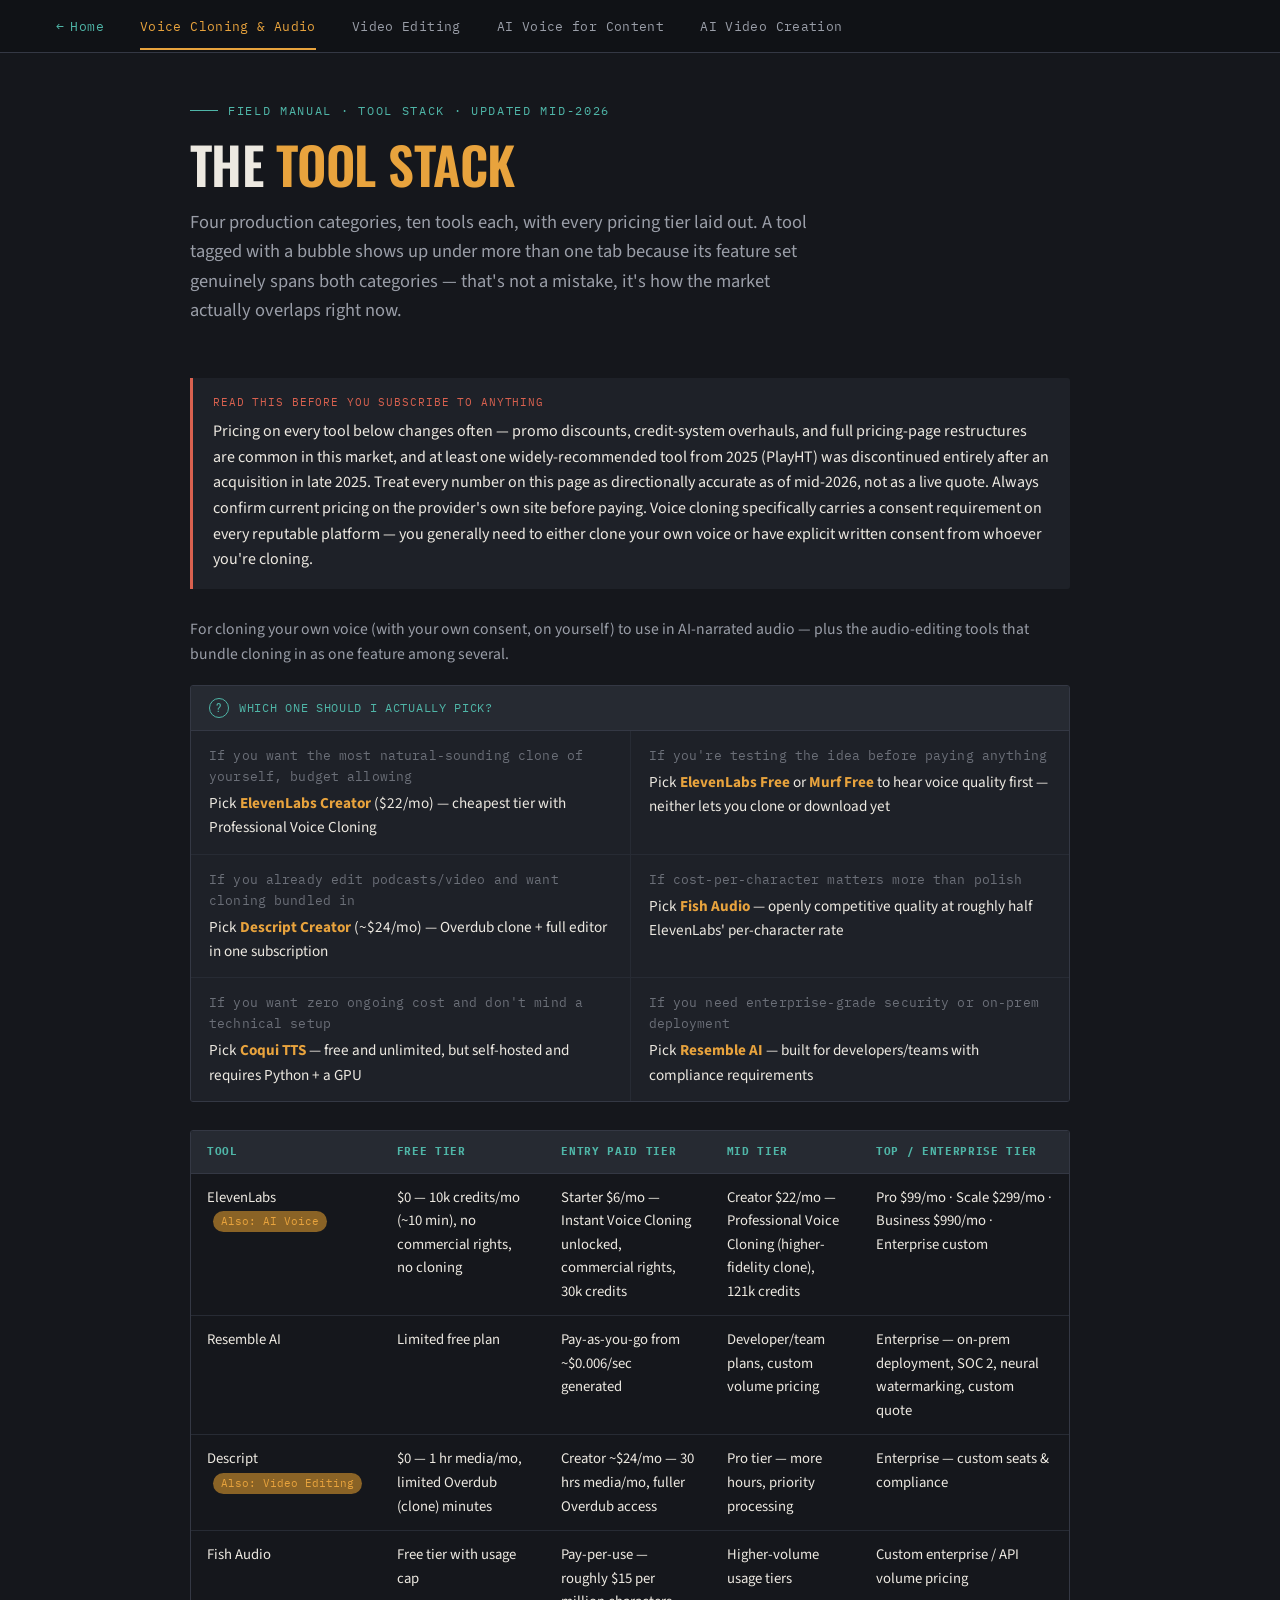
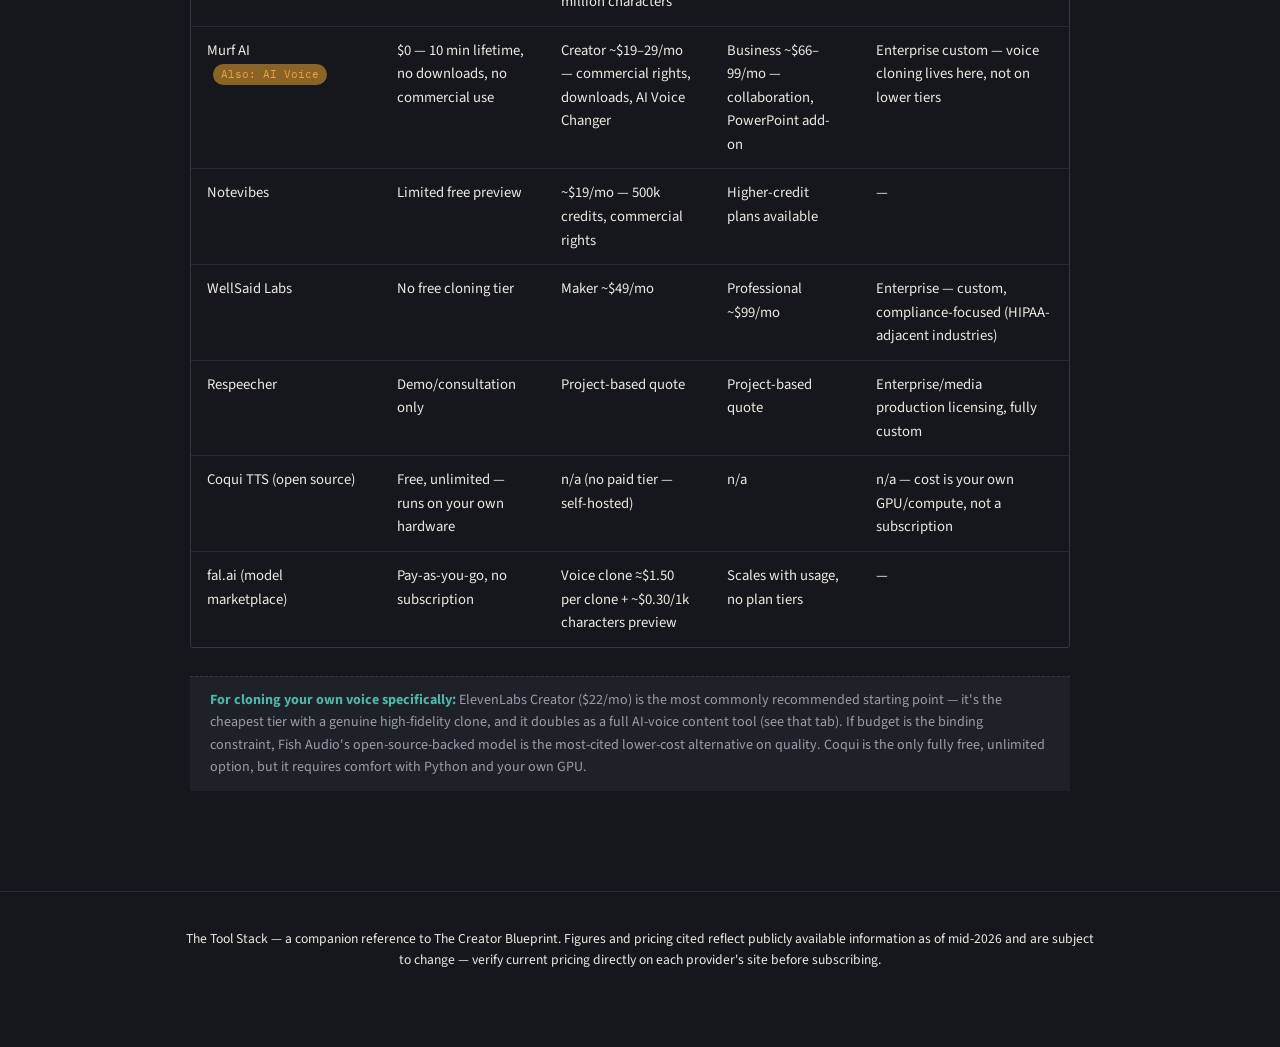
<file: tools.html>
<!DOCTYPE html>
<html lang="en">
<head>
<meta charset="UTF-8">
<meta name="viewport" content="width=device-width, initial-scale=1.0">
<title>The Tool Stack — Creator Blueprint</title>
<meta name="description" content="Voice cloning, video editing, AI voice generation, and AI video creation tools compared side by side — free tiers through enterprise pricing, updated for 2026.">
<link rel="preconnect" href="https://fonts.googleapis.com">
<link rel="preconnect" href="https://fonts.gstatic.com" crossorigin>
<link href="https://fonts.googleapis.com/css2?family=Oswald:wght@500;600;700&family=Source+Sans+3:wght@400;600;700&family=IBM+Plex+Mono:wght@400;500;600&display=swap" rel="stylesheet">
<link rel="stylesheet" href="css/styles.css">
</head>
<body>

<div class="tools-topbar">
  <nav class="tools-topbar-inner" aria-label="Tool category navigation" data-tools-tabs>
    <a class="tools-tab home-tab" href="index.html">Home</a>
    <button class="tools-tab active" data-tab="voice-clone">Voice Cloning &amp; Audio</button>
    <button class="tools-tab" data-tab="video-edit">Video Editing</button>
    <button class="tools-tab" data-tab="ai-voice">AI Voice for Content</button>
    <button class="tools-tab" data-tab="ai-video">AI Video Creation</button>
  </nav>
</div>

<main>
  <div class="container" style="max-width: 920px; margin: 0 auto; padding: 0 20px;">

    <section style="padding: 48px 0 8px;">
      <p class="hero-eyebrow">Field Manual · Tool Stack · Updated mid-2026</p>
      <h1 style="font-family: var(--font-display); font-size: clamp(2rem, 5vw, 3.2rem); font-weight: 600; line-height: 1.05; letter-spacing: -0.01em; margin: 0 0 16px; text-transform: uppercase;">The <em style="font-style: normal; color: var(--accent-amber);">Tool Stack</em></h1>
      <p class="hero-sub" style="margin-bottom: 24px;">Four production categories, ten tools each, with every pricing tier laid out. A tool tagged with a bubble shows up under more than one tab because its feature set genuinely spans both categories — that's not a mistake, it's how the market actually overlaps right now.</p>
    </section>

    <div class="callout warn">
      <span class="callout-label">Read this before you subscribe to anything</span>
      <p>Pricing on every tool below changes often — promo discounts, credit-system overhauls, and full pricing-page restructures are common in this market, and at least one widely-recommended tool from 2025 (PlayHT) was discontinued entirely after an acquisition in late 2025. Treat every number on this page as directionally accurate as of mid-2026, not as a live quote. Always confirm current pricing on the provider's own site before paying. Voice cloning specifically carries a consent requirement on every reputable platform — you generally need to either clone your own voice or have explicit written consent from whoever you're cloning.</p>
    </div>

    <!-- TAB 1: VOICE CLONING & AUDIO -->
    <div class="tab-panel active" data-panel="voice-clone">
      <p class="tab-intro">For cloning your own voice (with your own consent, on yourself) to use in AI-narrated audio — plus the audio-editing tools that bundle cloning in as one feature among several.</p>

      <div class="decision-box">
        <div class="decision-box-head">Which one should I actually pick?</div>
        <div class="decision-grid">
          <div class="decision-row">
            <span class="d-if">If you want the most natural-sounding clone of yourself, budget allowing</span>
            <span class="d-pick">Pick <strong>ElevenLabs Creator</strong> ($22/mo) — cheapest tier with Professional Voice Cloning</span>
          </div>
          <div class="decision-row">
            <span class="d-if">If you're testing the idea before paying anything</span>
            <span class="d-pick">Pick <strong>ElevenLabs Free</strong> or <strong>Murf Free</strong> to hear voice quality first — neither lets you clone or download yet</span>
          </div>
          <div class="decision-row">
            <span class="d-if">If you already edit podcasts/video and want cloning bundled in</span>
            <span class="d-pick">Pick <strong>Descript Creator</strong> (~$24/mo) — Overdub clone + full editor in one subscription</span>
          </div>
          <div class="decision-row">
            <span class="d-if">If cost-per-character matters more than polish</span>
            <span class="d-pick">Pick <strong>Fish Audio</strong> — openly competitive quality at roughly half ElevenLabs' per-character rate</span>
          </div>
          <div class="decision-row">
            <span class="d-if">If you want zero ongoing cost and don't mind a technical setup</span>
            <span class="d-pick">Pick <strong>Coqui TTS</strong> — free and unlimited, but self-hosted and requires Python + a GPU</span>
          </div>
          <div class="decision-row">
            <span class="d-if">If you need enterprise-grade security or on-prem deployment</span>
            <span class="d-pick">Pick <strong>Resemble AI</strong> — built for developers/teams with compliance requirements</span>
          </div>
        </div>
      </div>

      <div class="table-wrap">
        <table>
          <thead>
            <tr><th>Tool</th><th>Free Tier</th><th>Entry Paid Tier</th><th>Mid Tier</th><th>Top / Enterprise Tier</th></tr>
          </thead>
          <tbody>
            <tr>
              <td class="winner">ElevenLabs <span class="badge amber">Also: AI Voice</span></td>
              <td>$0 — 10k credits/mo (~10 min), no commercial rights, no cloning</td>
              <td>Starter $6/mo — Instant Voice Cloning unlocked, commercial rights, 30k credits</td>
              <td>Creator $22/mo — Professional Voice Cloning (higher-fidelity clone), 121k credits</td>
              <td>Pro $99/mo · Scale $299/mo · Business $990/mo · Enterprise custom</td>
            </tr>
            <tr>
              <td>Resemble AI</td>
              <td>Limited free plan</td>
              <td>Pay-as-you-go from ~$0.006/sec generated</td>
              <td>Developer/team plans, custom volume pricing</td>
              <td>Enterprise — on-prem deployment, SOC 2, neural watermarking, custom quote</td>
            </tr>
            <tr>
              <td>Descript <span class="badge amber">Also: Video Editing</span></td>
              <td>$0 — 1 hr media/mo, limited Overdub (clone) minutes</td>
              <td>Creator ~$24/mo — 30 hrs media/mo, fuller Overdub access</td>
              <td>Pro tier — more hours, priority processing</td>
              <td>Enterprise — custom seats &amp; compliance</td>
            </tr>
            <tr>
              <td>Fish Audio</td>
              <td>Free tier with usage cap</td>
              <td>Pay-per-use — roughly $15 per million characters</td>
              <td>Higher-volume usage tiers</td>
              <td>Custom enterprise / API volume pricing</td>
            </tr>
            <tr>
              <td>Murf AI <span class="badge amber">Also: AI Voice</span></td>
              <td>$0 — 10 min lifetime, no downloads, no commercial use</td>
              <td>Creator ~$19–29/mo — commercial rights, downloads, AI Voice Changer</td>
              <td>Business ~$66–99/mo — collaboration, PowerPoint add-on</td>
              <td>Enterprise custom — voice cloning lives here, not on lower tiers</td>
            </tr>
            <tr>
              <td>Notevibes</td>
              <td>Limited free preview</td>
              <td>~$19/mo — 500k credits, commercial rights</td>
              <td>Higher-credit plans available</td>
              <td>—</td>
            </tr>
            <tr>
              <td>WellSaid Labs</td>
              <td>No free cloning tier</td>
              <td>Maker ~$49/mo</td>
              <td>Professional ~$99/mo</td>
              <td>Enterprise — custom, compliance-focused (HIPAA-adjacent industries)</td>
            </tr>
            <tr>
              <td>Respeecher</td>
              <td>Demo/consultation only</td>
              <td>Project-based quote</td>
              <td>Project-based quote</td>
              <td>Enterprise/media production licensing, fully custom</td>
            </tr>
            <tr>
              <td>Coqui TTS (open source)</td>
              <td>Free, unlimited — runs on your own hardware</td>
              <td>n/a (no paid tier — self-hosted)</td>
              <td>n/a</td>
              <td>n/a — cost is your own GPU/compute, not a subscription</td>
            </tr>
            <tr>
              <td>fal.ai (model marketplace)</td>
              <td>Pay-as-you-go, no subscription</td>
              <td>Voice clone ≈$1.50 per clone + ~$0.30/1k characters preview</td>
              <td>Scales with usage, no plan tiers</td>
              <td>—</td>
            </tr>
          </tbody>
        </table>
      </div>

      <div class="console-note"><strong>For cloning your own voice specifically:</strong> ElevenLabs Creator ($22/mo) is the most commonly recommended starting point — it's the cheapest tier with a genuine high-fidelity clone, and it doubles as a full AI-voice content tool (see that tab). If budget is the binding constraint, Fish Audio's open-source-backed model is the most-cited lower-cost alternative on quality. Coqui is the only fully free, unlimited option, but it requires comfort with Python and your own GPU.</div>
    </div>

    <!-- TAB 2: VIDEO EDITING -->
    <div class="tab-panel" data-panel="video-edit">
      <p class="tab-intro">From genuinely free professional-grade editors to subscription suites. Several of these double as AI tools — flagged where relevant.</p>

      <div class="decision-box">
        <div class="decision-box-head">Which one should I actually pick?</div>
        <div class="decision-grid">
          <div class="decision-row">
            <span class="d-if">If you're just starting out and don't want to pay anything</span>
            <span class="d-pick">Pick <strong>DaVinci Resolve (Free)</strong> — genuinely professional, no watermark, no time limit</span>
          </div>
          <div class="decision-row">
            <span class="d-if">If you're editing mostly Shorts/vertical content on mobile</span>
            <span class="d-pick">Pick <strong>CapCut (Free)</strong> — fastest mobile-first workflow, built-in captions and templates</span>
          </div>
          <div class="decision-row">
            <span class="d-if">If your content is talk-heavy (podcasts, interviews, tutorials)</span>
            <span class="d-pick">Pick <strong>Descript Creator</strong> (~$24/mo) — edit by editing the transcript, not the timeline</span>
          </div>
          <div class="decision-row">
            <span class="d-if">If you're already paying for Creative Cloud / need After Effects</span>
            <span class="d-pick">Pick <strong>Premiere Pro</strong> (~$22.99/mo) — only worth it for the ecosystem integration</span>
          </div>
          <div class="decision-row">
            <span class="d-if">If you're on a Mac and want the fastest render speed</span>
            <span class="d-pick">Pick <strong>Final Cut Pro</strong> (~$299 one-time) — no subscription, optimized for Apple Silicon</span>
          </div>
          <div class="decision-row">
            <span class="d-if">If you want a free editor with zero data-collection concerns</span>
            <span class="d-pick">Pick <strong>Shotcut</strong> or <strong>DaVinci Resolve</strong> — both process everything locally, unlike CapCut</span>
          </div>
        </div>
      </div>

      <div class="table-wrap">
        <table>
          <thead>
            <tr><th>Tool</th><th>Free Tier</th><th>Entry Paid Tier</th><th>Mid Tier</th><th>Top Tier</th></tr>
          </thead>
          <tbody>
            <tr>
              <td class="winner">DaVinci Resolve <span class="badge amber">Winner — Free</span></td>
              <td>$0 — full editing, color grading, Fairlight audio, Fusion VFX, no watermark, no time limit</td>
              <td>—</td>
              <td>—</td>
              <td>Resolve Studio ~$295 one-time — higher frame-rate exports, extra Neural Engine AI tools, collab features</td>
            </tr>
            <tr>
              <td>CapCut</td>
              <td>$0 — 4K export, auto-captions, templates, background removal, no watermark</td>
              <td>CapCut Pro ~$9.99/mo — extra AI features, cloud storage, premium effects</td>
              <td>—</td>
              <td>—</td>
            </tr>
            <tr>
              <td>Adobe Premiere Pro</td>
              <td>7-day trial only</td>
              <td>~$22.99/mo (single app, annual plan)</td>
              <td>Creative Cloud All Apps ~$59.99–89.99/mo — includes After Effects, Audition, Photoshop</td>
              <td>Enterprise/Teams licensing — custom</td>
            </tr>
            <tr>
              <td>Final Cut Pro</td>
              <td>90-day trial</td>
              <td>~$299 one-time (Mac only)</td>
              <td>—</td>
              <td>—</td>
            </tr>
            <tr>
              <td>Descript <span class="badge amber">Also: Voice Cloning</span></td>
              <td>$0 — 1 hr media/mo</td>
              <td>Creator ~$24/mo — transcript-based editing, Overdub, Studio Sound</td>
              <td>Pro tier — more hours, priority render</td>
              <td>Enterprise — custom</td>
            </tr>
            <tr>
              <td>Filmora</td>
              <td>Free with watermark</td>
              <td>Annual plan, roughly $50–70/yr</td>
              <td>Perpetual license option, one-time fee</td>
              <td>Filmora Business — custom</td>
            </tr>
            <tr>
              <td>iMovie</td>
              <td>$0 — free with every Mac/iOS device, no watermark</td>
              <td>n/a</td>
              <td>n/a</td>
              <td>n/a — Mac/iOS only, no paid tier exists</td>
            </tr>
            <tr>
              <td>Shotcut</td>
              <td>$0 — fully open-source, no watermark, no limits</td>
              <td>n/a</td>
              <td>n/a</td>
              <td>n/a — donation-supported, not a paid product</td>
            </tr>
            <tr>
              <td>Lightworks</td>
              <td>Free — watermark only above 720p export</td>
              <td>Create ~$9.99/mo</td>
              <td>Pro tier — higher resolution &amp; format support</td>
              <td>—</td>
            </tr>
            <tr>
              <td>Clipchamp</td>
              <td>$0 — included with Microsoft account, no watermark on basic export</td>
              <td>Bundled into Microsoft 365 Personal/Family subscriptions</td>
              <td>—</td>
              <td>—</td>
            </tr>
          </tbody>
        </table>
      </div>

      <div class="console-note"><strong>The honest recommendation:</strong> DaVinci Resolve's free tier is genuinely Hollywood-grade — most creators never need to pay for an editor at all. CapCut is the faster on-ramp specifically for Shorts/vertical content. Pay for Premiere Pro or Final Cut only once a specific ecosystem integration (After Effects, Apple Silicon render speed) is the actual bottleneck, not because they're "the industry standard."</div>
    </div>

    <!-- TAB 3: AI VOICE FOR CONTENT CREATION -->
    <div class="tab-panel" data-panel="ai-voice">
      <p class="tab-intro">Text-to-speech and AI narration tools built for shipping finished voiceovers — distinct from the cloning tab in that most of these lean on a library of pre-built voices rather than (or in addition to) cloning yours.</p>

      <div class="decision-box">
        <div class="decision-box-head">Which one should I actually pick?</div>
        <div class="decision-grid">
          <div class="decision-row">
            <span class="d-if">If you want the most realistic narration voice, full stop</span>
            <span class="d-pick">Pick <strong>ElevenLabs Creator</strong> ($22/mo) — the benchmark for naturalness across this category</span>
          </div>
          <div class="decision-row">
            <span class="d-if">If you need a polished voice synced to slides/video in one tool</span>
            <span class="d-pick">Pick <strong>Murf Creator</strong> (~$19–29/mo) — built-in video timeline, Canva integration</span>
          </div>
          <div class="decision-row">
            <span class="d-if">If you want a huge voice/emotion library on a tighter budget</span>
            <span class="d-pick">Pick <strong>Notevibes</strong> (~$19/mo) — 550+ voices, 80+ emotion tags, 500k credits</span>
          </div>
          <div class="decision-row">
            <span class="d-if">If this is for regulated/corporate training content</span>
            <span class="d-pick">Pick <strong>WellSaid Labs</strong> (~$49/mo) — tuned for clarity over hours of listening</span>
          </div>
          <div class="decision-row">
            <span class="d-if">If you mainly need text-to-speech for reading articles, not video narration</span>
            <span class="d-pick">Pick <strong>Speechify</strong> — built specifically for consuming written content aloud</span>
          </div>
          <div class="decision-row">
            <span class="d-if">If you're building voice into your own app or product</span>
            <span class="d-pick">Pick <strong>Google Cloud TTS</strong> or <strong>Amazon Polly</strong> — pay-per-character, API-first, no Studio UI needed</span>
          </div>
        </div>
      </div>

      <div class="table-wrap">
        <table>
          <thead>
            <tr><th>Tool</th><th>Free Tier</th><th>Entry Paid Tier</th><th>Mid Tier</th><th>Top Tier</th></tr>
          </thead>
          <tbody>
            <tr>
              <td class="winner">ElevenLabs <span class="badge amber">Also: Voice Cloning</span></td>
              <td>$0 — 10k credits/mo, no commercial rights</td>
              <td>Starter $6/mo</td>
              <td>Creator $22/mo — most-recommended tier for regular creators</td>
              <td>Pro $99/mo · Scale $299/mo · Business $990/mo</td>
            </tr>
            <tr>
              <td>Murf AI <span class="badge amber">Also: Voice Cloning</span></td>
              <td>$0 — 10 min lifetime, no downloads</td>
              <td>Creator ~$19–29/mo — commercial rights, 200+ voices, Canva integration</td>
              <td>Business ~$66–99/mo — collaboration, PowerPoint/Slides add-ons</td>
              <td>Enterprise — custom, includes voice cloning</td>
            </tr>
            <tr>
              <td>Notevibes</td>
              <td>Limited preview</td>
              <td>~$19/mo — 550+ voices, 80+ emotion tags, 500k credits</td>
              <td>Higher-credit plans</td>
              <td>—</td>
            </tr>
            <tr>
              <td>WellSaid Labs</td>
              <td>Demo only</td>
              <td>Maker ~$49/mo</td>
              <td>Professional ~$99/mo</td>
              <td>Enterprise custom — Adobe Express/Premiere integration</td>
            </tr>
            <tr>
              <td>Speechify</td>
              <td>$0 — basic text-to-speech, limited voices</td>
              <td>Premium ~$11.58–29/mo (billing varies)</td>
              <td>—</td>
              <td>Speechify Studio / API — custom</td>
            </tr>
            <tr>
              <td>Descript (AI Speech) <span class="badge amber">Also: Video Editing</span></td>
              <td>$0 — 1 hr media/mo</td>
              <td>Creator ~$24/mo</td>
              <td>Pro tier</td>
              <td>Enterprise — custom</td>
            </tr>
            <tr>
              <td>LOVO AI</td>
              <td>Limited free trial</td>
              <td>~$24/mo</td>
              <td>Higher-volume plans</td>
              <td>Enterprise — custom</td>
            </tr>
            <tr>
              <td>Fish Audio</td>
              <td>Free tier with cap</td>
              <td>Pay-per-use ~$15/million characters</td>
              <td>Volume-based</td>
              <td>Enterprise/API custom</td>
            </tr>
            <tr>
              <td>Google Cloud TTS</td>
              <td>Free monthly character allotment</td>
              <td>Pay-per-character beyond free tier (~$4–16 per million characters depending on voice tier)</td>
              <td>Scales with usage</td>
              <td>Enterprise GCP contracts</td>
            </tr>
            <tr>
              <td>Amazon Polly</td>
              <td>Free tier for first 12 months (AWS), capped characters/mo</td>
              <td>Pay-per-character after free tier</td>
              <td>Scales with usage</td>
              <td>Enterprise AWS contracts</td>
            </tr>
          </tbody>
        </table>
      </div>

      <div class="console-note"><strong>Matching the SEO metadata workflow:</strong> the metadata demo on the Blueprint's SEO phase assumes an ElevenLabs- or Murf-style narration workflow — either works, and the choice mostly comes down to whether you want a cloned version of your own voice (ElevenLabs' edge) or a polished pre-built voice with a built-in video timeline (Murf's edge).</div>
    </div>

    <!-- TAB 4: AI VIDEO CREATION -->
    <div class="tab-panel" data-panel="ai-video">
      <p class="tab-intro">Text/image-to-video generators and AI avatar platforms. These create footage or presenters — they don't replace a timeline editor for assembling a finished video (see the Video Editing tab for that).</p>

      <div class="decision-box">
        <div class="decision-box-head">Which one should I actually pick?</div>
        <div class="decision-grid">
          <div class="decision-row">
            <span class="d-if">If you want an AI presenter speaking your script (no camera needed)</span>
            <span class="d-pick">Pick <strong>HeyGen Creator</strong> (~$24–29/mo) — unlimited videos, easiest script-to-avatar workflow</span>
          </div>
          <div class="decision-row">
            <span class="d-if">If this is for enterprise training/onboarding at scale</span>
            <span class="d-pick">Pick <strong>Synthesia Creator</strong> (~$64–89/mo) — deepest template library, custom personal avatars</span>
          </div>
          <div class="decision-row">
            <span class="d-if">If you need cinematic B-roll or scene footage from a text prompt</span>
            <span class="d-pick">Pick <strong>Runway Standard</strong> (~$15/mo) or <strong>Kling Standard</strong> (~$8/mo) for the budget option</span>
          </div>
          <div class="decision-row">
            <span class="d-if">If you want the single highest visual quality, budget aside</span>
            <span class="d-pick">Pick <strong>Google Veo</strong> (via Google AI Pro, ~$28.99/mo) — strongest prompt adherence and native audio</span>
          </div>
          <div class="decision-row">
            <span class="d-if">If you're testing ideas before committing to a paid plan</span>
            <span class="d-pick">Pick <strong>HeyGen Free</strong> (3 videos/mo) or <strong>Pika Free</strong> — both give a real feel for output quality</span>
          </div>
          <div class="decision-row">
            <span class="d-if">If you want stylized/artistic clips rather than photorealism</span>
            <span class="d-pick">Pick <strong>Pika</strong> (~$10/mo) — built for creative effects over realism</span>
          </div>
        </div>
      </div>

      <div class="callout">
        <span class="callout-label">A note on availability</span>
        <p>OpenAI's standalone Sora web/app experience was discontinued in April 2026 (API access was slated to follow later in the year), and PlayHT was shut down in December 2025 after its acquisition by Meta. Both are omitted below for that reason — if you see them recommended in older articles, check current availability before planning a workflow around either.</p>
      </div>

      <div class="table-wrap">
        <table>
          <thead>
            <tr><th>Tool</th><th>Free Tier</th><th>Entry Paid Tier</th><th>Mid Tier</th><th>Top Tier</th></tr>
          </thead>
          <tbody>
            <tr>
              <td class="winner">HeyGen <span class="badge amber">Avatar / Talking-Head</span></td>
              <td>$0 — 3 videos/mo, full avatar library to test</td>
              <td>Creator ~$24–29/mo — unlimited videos, 1080p</td>
              <td>Team ~$39/seat/mo — 2 seats, 4K export</td>
              <td>Business ~$149/mo+ · Enterprise — custom</td>
            </tr>
            <tr>
              <td>Synthesia <span class="badge amber">Avatar / Talking-Head</span></td>
              <td>$0 — ~3 min/mo, watermarked, 9 avatars</td>
              <td>Starter ~$18–29/mo — 10 min/mo, logo removed, 125+ avatars</td>
              <td>Creator ~$64–89/mo — 30 min/mo, 5 personal avatars, API access</td>
              <td>Enterprise — custom, typically low five figures/yr</td>
            </tr>
            <tr>
              <td>Runway</td>
              <td>One-time 125 free credits, no recurring free tier</td>
              <td>Standard ~$15/mo — 625 credits/mo</td>
              <td>Pro ~$35/mo — 2,250 credits, custom lip-sync voices</td>
              <td>Unlimited ~$95/mo · Enterprise custom</td>
            </tr>
            <tr>
              <td>Kling AI</td>
              <td>Limited free generations</td>
              <td>Standard ~$8/mo</td>
              <td>Higher-credit tiers available</td>
              <td>Enterprise/API — usage-based, ~$0.07/sec generated</td>
            </tr>
            <tr>
              <td>Google Veo (via Gemini/AI Studio)</td>
              <td>Limited free generation through AI Studio rate limits</td>
              <td>Google AI Pro ~$28.99/mo (bundles 2TB storage + Veo access)</td>
              <td>—</td>
              <td>Google AI Ultra ~$359.98/mo (promo pricing fluctuates)</td>
            </tr>
            <tr>
              <td>Pika</td>
              <td>Free — limited generations/mo</td>
              <td>Standard ~$10/mo</td>
              <td>Pro ~$30/mo</td>
              <td>Premier ~$50/mo</td>
            </tr>
            <tr>
              <td>Luma Dream Machine</td>
              <td>Free tier with limited generations</td>
              <td>Lite ~$9.99/mo</td>
              <td>Higher-credit plans available</td>
              <td>Enterprise/API — custom</td>
            </tr>
            <tr>
              <td>InVideo AI</td>
              <td>Limited free plan</td>
              <td>Plus ~$25–28/mo</td>
              <td>—</td>
              <td>Enterprise/Business — custom</td>
            </tr>
            <tr>
              <td>Adobe Firefly Video</td>
              <td>Limited free generative credits with Adobe account</td>
              <td>Bundled into Creative Cloud generative-credit plans</td>
              <td>Higher generative-credit tiers</td>
              <td>Enterprise — custom</td>
            </tr>
            <tr>
              <td>Seedance (ByteDance)</td>
              <td>Free tier at launch (limits tighten over time per other ByteDance tools)</td>
              <td>Paid tiers via model marketplaces (e.g. fal.ai), usage-based</td>
              <td>Scales with usage</td>
              <td>Enterprise/API — custom</td>
            </tr>
          </tbody>
        </table>
      </div>

      <div class="console-note"><strong>Two different jobs, easy to conflate:</strong> HeyGen and Synthesia generate a <em>presenter</em> speaking your script — the closest fit if "AI video" means a talking-head explainer. Runway, Kling, Veo, Pika, and Luma generate <em>scene footage</em> from a prompt — the right tools for B-roll or stylized cutaways, not a presenter. Most production pipelines that use both pick one avatar tool and one or two generative tools rather than overlapping five.</div>
    </div>

  </div>
</main>

<footer class="site-footer">
  <div class="container">
    <p>The Tool Stack — a companion reference to The Creator Blueprint. Figures and pricing cited reflect publicly available information as of mid-2026 and are subject to change — verify current pricing directly on each provider's site before subscribing.</p>
  </div>
</footer>

<script src="js/tools.js"></script>
</body>
</html>
</file>
<file: css/styles.css>
/* ===========================================================
   CREATOR BLUEPRINT — "THE BAY" THEME
   A solo-creator field manual styled like a non-linear editor:
   timeline scrub marks, record-light amber, data-teal metrics,
   monospace "console" blocks for live AI-prompt demonstrations.
   =========================================================== */

:root {
  /* Palette */
  --bg-base: #15171c;
  --bg-panel: #1e2128;
  --bg-panel-raised: #262a32;
  --bg-console: #101216;
  --line: #343844;
  --line-soft: #272b34;

  --text-primary: #ede9e1;
  --text-secondary: #9a9ea8;
  --text-muted: #6b6f78;

  --accent-amber: #e8a33d;
  --accent-amber-dim: #8a6326;
  --accent-teal: #4fb6a8;
  --accent-teal-dim: #2c5b54;
  --accent-red: #d9614f;

  /* Type */
  --font-display: "Oswald", "Arial Narrow", sans-serif;
  --font-body: "Source Sans 3", "Segoe UI", system-ui, sans-serif;
  --font-mono: "IBM Plex Mono", "Courier New", monospace;

  --container-max: 920px;
  --radius: 3px;
}

* { box-sizing: border-box; }

html {
  scroll-behavior: smooth;
}

body {
  margin: 0;
  background: var(--bg-base);
  color: var(--text-primary);
  font-family: var(--font-body);
  font-size: 16px;
  line-height: 1.6;
  -webkit-font-smoothing: antialiased;
}

@media (prefers-reduced-motion: reduce) {
  html { scroll-behavior: auto; }
  * { animation-duration: 0.01ms !important; transition-duration: 0.01ms !important; }
}

a { color: var(--accent-teal); text-decoration: none; }
a:hover { text-decoration: underline; }

img { max-width: 100%; display: block; }

::selection { background: var(--accent-amber-dim); color: #fff; }

/* Focus visibility */
a:focus-visible, button:focus-visible, summary:focus-visible {
  outline: 2px solid var(--accent-amber);
  outline-offset: 2px;
}

/* ===========================================================
   TIMECODE HEADER — global record-strip
   =========================================================== */
.timecode-strip {
  position: sticky;
  top: 0;
  z-index: 50;
  display: flex;
  align-items: center;
  justify-content: space-between;
  padding: 10px 24px;
  background: var(--bg-console);
  border-bottom: 1px solid var(--line);
  font-family: var(--font-mono);
  font-size: 12px;
  letter-spacing: 0.06em;
  color: var(--text-secondary);
}

.timecode-strip .rec {
  display: inline-flex;
  align-items: center;
  gap: 6px;
  color: var(--accent-amber);
}

.rec-dot {
  width: 8px;
  height: 8px;
  border-radius: 50%;
  background: var(--accent-amber);
  box-shadow: 0 0 8px var(--accent-amber);
  animation: pulse 2s ease-in-out infinite;
}

@keyframes pulse {
  0%, 100% { opacity: 1; }
  50% { opacity: 0.35; }
}

.timecode-strip .progress-label {
  display: none;
}

@media (min-width: 720px) {
  .timecode-strip .progress-label { display: inline; }
}

/* ===========================================================
   LAYOUT SHELL
   =========================================================== */
.shell {
  display: grid;
  grid-template-columns: 1fr;
  max-width: 1240px;
  margin: 0 auto;
}

@media (min-width: 980px) {
  .shell {
    grid-template-columns: 250px minmax(0, 1fr);
    gap: 32px;
  }
}

/* ===========================================================
   SIDEBAR — phase scrubber
   =========================================================== */
.scrubber {
  display: none;
}

@media (min-width: 980px) {
  .scrubber {
    display: block;
    position: sticky;
    top: 56px;
    align-self: start;
    padding: 32px 0 32px 24px;
    max-height: calc(100vh - 56px);
    overflow-y: auto;
  }
}

.scrubber-title {
  font-family: var(--font-mono);
  font-size: 11px;
  letter-spacing: 0.12em;
  text-transform: uppercase;
  color: var(--text-muted);
  margin: 0 0 16px;
}

.scrub-track {
  position: relative;
  border-left: 2px solid var(--line);
  padding-left: 18px;
}

.scrub-node {
  position: relative;
  margin-bottom: 22px;
}

.scrub-node::before {
  content: "";
  position: absolute;
  left: -23px;
  top: 4px;
  width: 9px;
  height: 9px;
  border-radius: 50%;
  background: var(--bg-panel);
  border: 2px solid var(--line);
  transition: background 0.2s, border-color 0.2s;
}

.scrub-node.active::before {
  background: var(--accent-amber);
  border-color: var(--accent-amber);
  box-shadow: 0 0 0 4px rgba(232, 163, 61, 0.15);
}

.scrub-node a {
  color: var(--text-secondary);
  font-size: 13.5px;
  font-weight: 600;
  display: block;
}

.scrub-node.active a { color: var(--accent-amber); }
.scrub-node a:hover { color: var(--text-primary); text-decoration: none; }

.scrub-node .scrub-num {
  font-family: var(--font-mono);
  font-size: 10.5px;
  color: var(--text-muted);
  display: block;
  margin-bottom: 2px;
}

.scrub-tools-link {
  display: block;
  margin-top: 24px;
  padding-top: 18px;
  border-top: 1px solid var(--line-soft);
  font-family: var(--font-mono);
  font-size: 12.5px;
  letter-spacing: 0.04em;
  color: var(--accent-teal);
}

.scrub-tools-link:hover {
  color: var(--accent-amber);
  text-decoration: none;
}

/* ===========================================================
   MAIN CONTENT
   =========================================================== */
main {
  padding: 0 20px 80px;
  min-width: 0;
}

@media (min-width: 980px) {
  main { padding: 0 20px 100px 0; }
}

.container {
  max-width: var(--container-max);
}

/* ===========================================================
   HERO
   =========================================================== */
.hero {
  padding: 64px 0 48px;
  border-bottom: 1px solid var(--line-soft);
  margin-bottom: 8px;
}

.hero-eyebrow {
  font-family: var(--font-mono);
  font-size: 12px;
  letter-spacing: 0.14em;
  text-transform: uppercase;
  color: var(--accent-teal);
  margin-bottom: 18px;
  display: flex;
  align-items: center;
  gap: 10px;
}

.hero-eyebrow::before {
  content: "";
  width: 28px;
  height: 1px;
  background: var(--accent-teal);
}

.hero h1 {
  font-family: var(--font-display);
  font-size: clamp(2.4rem, 6vw, 4.2rem);
  font-weight: 600;
  line-height: 1.04;
  letter-spacing: -0.01em;
  margin: 0 0 20px;
  text-transform: uppercase;
}

.hero h1 em {
  font-style: normal;
  color: var(--accent-amber);
}

.hero-sub {
  font-size: 1.15rem;
  color: var(--text-secondary);
  max-width: 640px;
  margin: 0 0 28px;
}

.hero-meta {
  display: flex;
  flex-wrap: wrap;
  gap: 10px;
}

.meta-chip {
  font-family: var(--font-mono);
  font-size: 11.5px;
  padding: 6px 11px;
  border: 1px solid var(--line);
  border-radius: 999px;
  color: var(--text-secondary);
}

/* ===========================================================
   SECTION SCAFFOLDING
   =========================================================== */
.phase-section {
  padding: 56px 0;
  border-bottom: 1px solid var(--line-soft);
  scroll-margin-top: 70px;
}

.phase-head {
  display: flex;
  align-items: baseline;
  gap: 16px;
  margin-bottom: 8px;
}

.phase-num {
  font-family: var(--font-mono);
  font-size: 14px;
  color: var(--accent-amber);
  white-space: nowrap;
}

.phase-head h2 {
  font-family: var(--font-display);
  font-size: clamp(1.5rem, 3.4vw, 2.1rem);
  text-transform: uppercase;
  letter-spacing: 0.01em;
  margin: 0;
  font-weight: 600;
}

.phase-dek {
  color: var(--text-secondary);
  font-size: 1.02rem;
  max-width: 680px;
  margin: 0 0 32px;
}

h3 {
  font-family: var(--font-display);
  font-size: 1.25rem;
  text-transform: uppercase;
  letter-spacing: 0.01em;
  font-weight: 600;
  color: var(--text-primary);
  margin: 36px 0 14px;
}

h3:first-child { margin-top: 0; }

h4 {
  font-family: var(--font-body);
  font-weight: 700;
  font-size: 1.02rem;
  margin: 22px 0 10px;
  color: var(--text-primary);
}

p { margin: 0 0 16px; color: var(--text-primary); }
.lede { color: var(--text-secondary); }

ul, ol {
  margin: 0 0 16px;
  padding-left: 22px;
}

li { margin-bottom: 8px; }

strong { color: var(--text-primary); font-weight: 700; }
.hl { color: var(--accent-amber); font-weight: 700; }
.hl-teal { color: var(--accent-teal); font-weight: 700; }

/* ===========================================================
   CARDS / GRIDS
   =========================================================== */
.card-grid {
  display: grid;
  gap: 14px;
  grid-template-columns: 1fr;
  margin: 20px 0 28px;
}

@media (min-width: 680px) {
  .card-grid.cols-2 { grid-template-columns: 1fr 1fr; }
  .card-grid.cols-3 { grid-template-columns: 1fr 1fr 1fr; }
}

.card {
  background: var(--bg-panel);
  border: 1px solid var(--line);
  border-radius: var(--radius);
  padding: 18px 20px;
}

.card-num {
  font-family: var(--font-mono);
  font-size: 12px;
  color: var(--accent-amber);
  margin-bottom: 8px;
  display: block;
}

.card h4 { margin-top: 0; font-size: 1.02rem; }
.card p { margin-bottom: 0; color: var(--text-secondary); font-size: 0.95rem; }

/* ===========================================================
   TABLES
   =========================================================== */
.table-wrap {
  overflow-x: auto;
  margin: 18px 0 28px;
  border: 1px solid var(--line);
  border-radius: var(--radius);
}

table {
  width: 100%;
  border-collapse: collapse;
  font-size: 0.92rem;
  min-width: 560px;
}

thead th {
  background: var(--bg-panel-raised);
  text-align: left;
  font-family: var(--font-mono);
  font-size: 11px;
  letter-spacing: 0.06em;
  text-transform: uppercase;
  color: var(--accent-teal);
  padding: 12px 16px;
  border-bottom: 1px solid var(--line);
  white-space: nowrap;
}

tbody td {
  padding: 12px 16px;
  border-bottom: 1px solid var(--line-soft);
  color: var(--text-primary);
  vertical-align: top;
}

tbody tr:last-child td { border-bottom: none; }
tbody tr:hover { background: rgba(232, 163, 61, 0.04); }

td.winner {
  position: relative;
}

.badge {
  display: inline-block;
  font-family: var(--font-mono);
  font-size: 10.5px;
  padding: 2px 8px;
  border-radius: 999px;
  background: var(--accent-teal-dim);
  color: var(--accent-teal);
  margin-left: 6px;
  white-space: nowrap;
}

.badge.amber { background: var(--accent-amber-dim); color: var(--accent-amber); }

/* ===========================================================
   CONSOLE / LIVE DEMO BLOCKS
   =========================================================== */
.console {
  background: var(--bg-console);
  border: 1px solid var(--line);
  border-radius: var(--radius);
  margin: 20px 0 28px;
  overflow: hidden;
}

.console-head {
  display: flex;
  align-items: center;
  justify-content: space-between;
  padding: 10px 18px;
  background: var(--bg-panel-raised);
  border-bottom: 1px solid var(--line);
  font-family: var(--font-mono);
  font-size: 11.5px;
  letter-spacing: 0.04em;
  color: var(--text-secondary);
}

.console-head .dots { display: flex; gap: 6px; }
.console-head .dot { width: 8px; height: 8px; border-radius: 50%; background: var(--line); }
.console-head .dot.live { background: var(--accent-amber); }

.console-body {
  padding: 18px 20px 22px;
  font-family: var(--font-mono);
  font-size: 0.86rem;
  line-height: 1.65;
  color: #c7d0d4;
}

.console-body .prompt-line {
  color: var(--accent-teal);
  margin-bottom: 14px;
  display: block;
}

.console-body .out-label {
  display: block;
  color: var(--accent-amber);
  font-size: 0.78rem;
  letter-spacing: 0.05em;
  text-transform: uppercase;
  margin: 18px 0 8px;
}

.console-body .out-label:first-child { margin-top: 0; }

.console-body p { color: #c7d0d4; margin-bottom: 10px; font-size: 0.86rem; }
.console-body ul, .console-body ol { color: #c7d0d4; }
.console-body ul li, .console-body ol li { margin-bottom: 6px; }
.console-body strong { color: #ede9e1; }

.console-note {
  padding: 12px 20px;
  background: var(--bg-panel);
  border-top: 1px dashed var(--line);
  font-family: var(--font-body);
  font-size: 0.88rem;
  color: var(--text-secondary);
}

.console-note strong { color: var(--accent-teal); }

/* ===========================================================
   CALLOUTS
   =========================================================== */
.callout {
  border-left: 3px solid var(--accent-teal);
  background: var(--bg-panel);
  padding: 16px 20px;
  margin: 20px 0 28px;
  border-radius: 0 var(--radius) var(--radius) 0;
}

.callout.warn { border-left-color: var(--accent-red); }
.callout.amber { border-left-color: var(--accent-amber); }

.callout-label {
  font-family: var(--font-mono);
  font-size: 11px;
  letter-spacing: 0.08em;
  text-transform: uppercase;
  color: var(--accent-teal);
  display: block;
  margin-bottom: 8px;
}

.callout.warn .callout-label { color: var(--accent-red); }
.callout.amber .callout-label { color: var(--accent-amber); }

.callout p:last-child { margin-bottom: 0; }

/* ===========================================================
   CHECKLIST
   =========================================================== */
.checklist {
  list-style: none;
  padding-left: 0;
  margin: 18px 0 28px;
}

.checklist li {
  display: flex;
  gap: 12px;
  padding: 10px 0;
  border-bottom: 1px solid var(--line-soft);
  font-size: 0.96rem;
}

.checklist li:last-child { border-bottom: none; }

.checklist .box {
  flex-shrink: 0;
  width: 17px;
  height: 17px;
  margin-top: 2px;
  border: 1.5px solid var(--accent-teal);
  border-radius: 3px;
}

/* ===========================================================
   SCORE BARS (niche scoring viz)
   =========================================================== */
.score-row {
  display: grid;
  grid-template-columns: 120px 1fr 40px;
  align-items: center;
  gap: 12px;
  margin-bottom: 10px;
  font-size: 0.9rem;
}

.score-track {
  height: 8px;
  background: var(--line-soft);
  border-radius: 4px;
  overflow: hidden;
}

.score-fill {
  height: 100%;
  background: linear-gradient(90deg, var(--accent-teal-dim), var(--accent-teal));
  border-radius: 4px;
}

.score-val {
  font-family: var(--font-mono);
  color: var(--accent-teal);
  text-align: right;
}

/* ===========================================================
   FOOTER NAV (prev/next)
   =========================================================== */
.phase-nav {
  display: flex;
  justify-content: space-between;
  gap: 16px;
  padding-top: 28px;
  margin-top: 8px;
}

.phase-nav a {
  font-family: var(--font-mono);
  font-size: 12px;
  color: var(--text-secondary);
  border: 1px solid var(--line);
  padding: 10px 16px;
  border-radius: var(--radius);
  transition: border-color 0.15s, color 0.15s;
}

.phase-nav a:hover {
  border-color: var(--accent-amber);
  color: var(--accent-amber);
  text-decoration: none;
}

/* ===========================================================
   SITE FOOTER
   =========================================================== */
.site-footer {
  border-top: 1px solid var(--line-soft);
  padding: 36px 24px 60px;
  text-align: center;
  color: var(--text-muted);
  font-size: 0.85rem;
}

.site-footer .container { max-width: var(--container-max); margin: 0 auto; }

/* ===========================================================
   MOBILE NAV TOGGLE
   =========================================================== */
.mobile-nav-toggle {
  display: none;
}

@media (max-width: 979px) {
  .mobile-nav-toggle {
    display: block;
    margin: 16px 20px 0;
  }

  .mobile-nav-toggle summary {
    cursor: pointer;
    font-family: var(--font-mono);
    font-size: 12px;
    letter-spacing: 0.06em;
    text-transform: uppercase;
    color: var(--accent-amber);
    border: 1px solid var(--line);
    padding: 10px 14px;
    border-radius: var(--radius);
    list-style: none;
  }

  .mobile-nav-toggle summary::-webkit-details-marker { display: none; }

  .mobile-nav-list {
    margin-top: 8px;
    border: 1px solid var(--line);
    border-radius: var(--radius);
    padding: 6px;
    background: var(--bg-panel);
  }

  .mobile-nav-list a {
    display: block;
    padding: 9px 10px;
    color: var(--text-secondary);
    font-size: 0.9rem;
    border-radius: 3px;
  }

  .mobile-nav-list a:hover {
    background: var(--bg-panel-raised);
    color: var(--text-primary);
    text-decoration: none;
  }
}

/* ===========================================================
   UTILITY
   =========================================================== */
.text-center { text-align: center; }
.mt-0 { margin-top: 0; }
.small-note {
  font-size: 0.85rem;
  color: var(--text-muted);
}

/* ===========================================================
   TOOLS PAGE — TOP BAR NAVIGATION
   =========================================================== */
.tools-topbar {
  position: sticky;
  top: 0;
  z-index: 50;
  background: var(--bg-console);
  border-bottom: 1px solid var(--line);
}

.tools-topbar-inner {
  max-width: 1240px;
  margin: 0 auto;
  display: flex;
  align-items: center;
  gap: 4px;
  padding: 0 20px;
  overflow-x: auto;
  scrollbar-width: none;
}

.tools-topbar-inner::-webkit-scrollbar { display: none; }

.tools-topbar-brand {
  font-family: var(--font-mono);
  font-size: 12px;
  letter-spacing: 0.06em;
  color: var(--accent-amber);
  padding: 14px 18px 14px 0;
  white-space: nowrap;
  border-right: 1px solid var(--line-soft);
  margin-right: 8px;
}

.tools-tab {
  font-family: var(--font-mono);
  font-size: 12.5px;
  letter-spacing: 0.03em;
  color: var(--text-secondary);
  background: transparent;
  border: none;
  padding: 16px 16px;
  white-space: nowrap;
  cursor: pointer;
  position: relative;
  transition: color 0.15s;
}

.tools-tab:hover {
  color: var(--text-primary);
}

.tools-tab.active {
  color: var(--accent-amber);
}

.tools-tab.active::after {
  content: "";
  position: absolute;
  left: 16px;
  right: 16px;
  bottom: 0;
  height: 2px;
  background: var(--accent-amber);
}

.tools-tab.home-tab {
  color: var(--accent-teal);
  display: inline-flex;
  align-items: center;
  gap: 6px;
}

.tools-tab.home-tab:hover {
  color: var(--text-primary);
}

.tools-tab.home-tab::before {
  content: "\2190";
}

/* ===========================================================
   TABS — tool stack panel switching (driven by top bar)
   =========================================================== */
.tab-panel {
  display: none;
}

.tab-panel.active {
  display: block;
  animation: tabFadeIn 0.2s ease;
}

@keyframes tabFadeIn {
  from { opacity: 0; }
  to { opacity: 1; }
}

.tab-intro {
  color: var(--text-secondary);
  font-size: 0.98rem;
  margin-bottom: 18px;
}

/* ===========================================================
   DECISION BOX — "which one should I actually pick"
   =========================================================== */
.decision-box {
  border: 1px solid var(--line);
  border-radius: var(--radius);
  background: var(--bg-panel);
  margin: 0 0 28px;
  overflow: hidden;
}

.decision-box-head {
  display: flex;
  align-items: center;
  gap: 10px;
  padding: 12px 18px;
  background: var(--bg-panel-raised);
  border-bottom: 1px solid var(--line);
  font-family: var(--font-mono);
  font-size: 11.5px;
  letter-spacing: 0.06em;
  text-transform: uppercase;
  color: var(--accent-teal);
}

.decision-box-head::before {
  content: "?";
  display: inline-flex;
  align-items: center;
  justify-content: center;
  width: 18px;
  height: 18px;
  border-radius: 50%;
  border: 1px solid var(--accent-teal);
  font-family: var(--font-display);
  font-size: 11px;
  flex-shrink: 0;
}

.decision-grid {
  display: grid;
  grid-template-columns: 1fr;
  gap: 1px;
  background: var(--line-soft);
}

@media (min-width: 680px) {
  .decision-grid {
    grid-template-columns: 1fr 1fr;
  }
}

.decision-row {
  background: var(--bg-panel);
  padding: 14px 18px;
  display: flex;
  flex-direction: column;
  gap: 4px;
}

.decision-row .d-if {
  font-size: 0.82rem;
  color: var(--text-muted);
  font-family: var(--font-mono);
  letter-spacing: 0.01em;
}

.decision-row .d-pick {
  font-size: 0.95rem;
  color: var(--text-primary);
}

.decision-row .d-pick strong {
  color: var(--accent-amber);
}

@media (max-width: 640px) {
  .tools-tab {
    padding: 14px 12px;
    font-size: 11.5px;
  }
  .tools-topbar-brand {
    display: none;
  }
}
</file>
